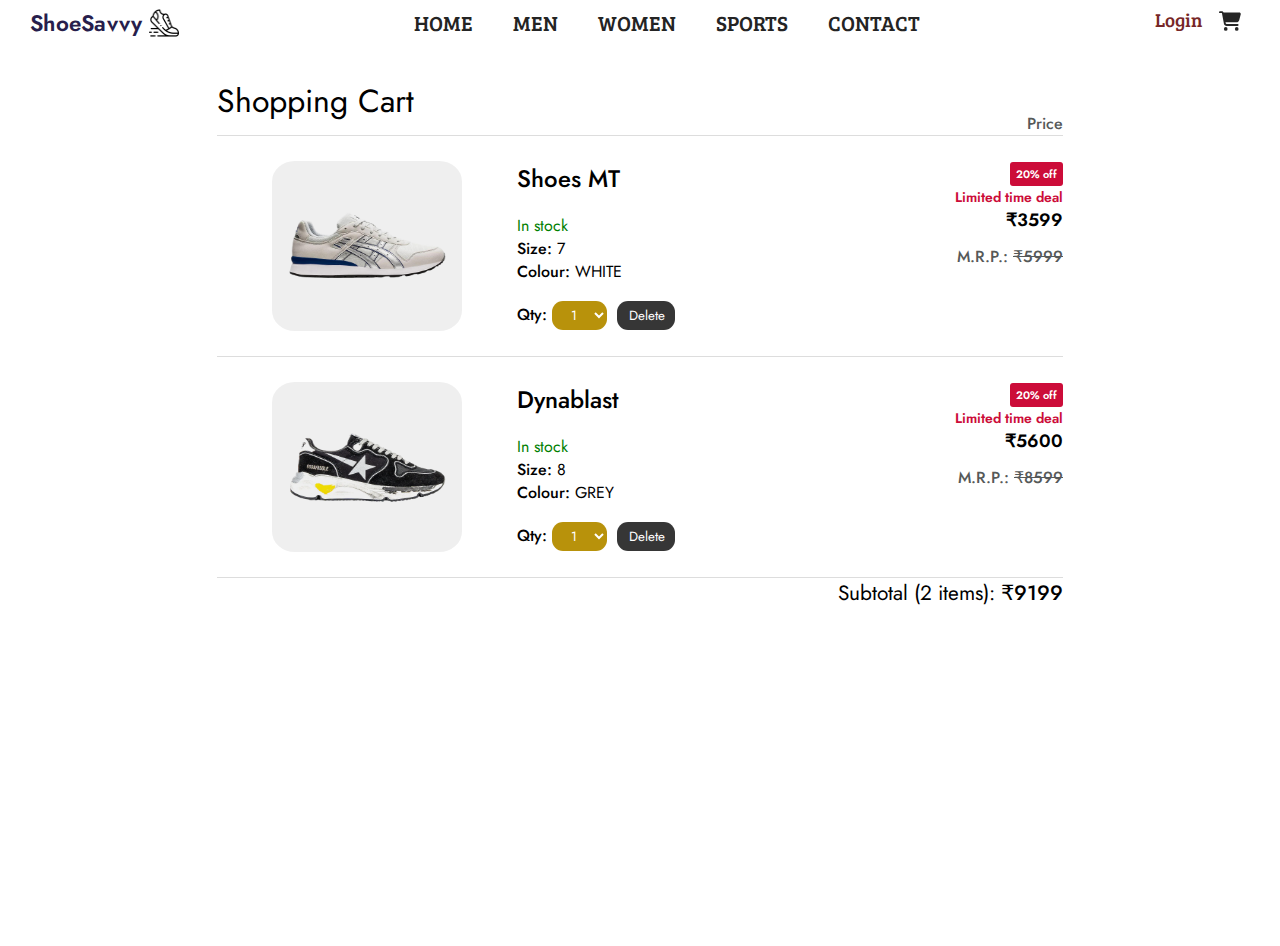
<file: cart.html>
<!DOCTYPE html>
<html lang="en">

<head>
    <meta charset="UTF-8">
    <meta name="viewport" content="width=device-width, initial-scale=1.0">
    <title>ShoeSavvy - grab your deal now</title>
    <link rel="icon" href="img/logo/logo.png">
    <link rel="stylesheet" href="css/nav.css">
    <link rel="stylesheet" href="css/cart.css">
    <link rel="stylesheet" href="css/footer.css">
</head>

<body>
    <div class="navbar">
        <nav>
            <div class="left-nav">
                <div class="logo">
                    <h3>ShoeSavvy</h3>
                    <img src="img/logo/logo.png" alt="">
                </div>
            </div>
            <ul>
                <a href="index.html">
                    <li>Home</li>
                </a>
                <a href="men.html">
                    <li>Men</li>
                </a>
                <a href="women.html">
                    <li>Women</li>
                </a>
                <a href="sports.html">
                    <li>Sports</li>
                </a>
                <a href="contact.html">
                    <li>Contact</li>
                </a>
            </ul>
            <div class="right-nav">
                <a href="./Login/index.html">
                    <h2>Login</h2>
                </a>
                <a href="cart.html"><img src="img/logo/shopping.svg" alt=""></a>
            </div>
        </nav>
    </div>

    <div id="cart-container">
        <div id="cart">
            <div class="top">
                <h1>Shopping Cart</h1>
                <h4>Price</h4>
            </div>
            <div class="center">
                <div class="left">
                    <img src="./img/shoes-img/home/1-a.png" alt="">
                </div>
                <div class="middle">
                    <h2 id="shoe-name">Shoes MT</h2>
                    <p>In stock</p>
                    <h4>Size:&nbsp;<span id="size">7</span></h4>
                    <h4>Colour:&nbsp;<span id="colour">white</span></h4>
                    <div class="qty-delete">
                        <label for="qty">Qty:</label>
                        <select name="myqty" id="qty">
                            <option value="0">0 (Delete)</option>
                            <option value="1" selected>1</option>
                            <option value="2">2</option>
                            <option value="3">3</option>
                            <option value="4">4</option>
                            <option value="5">5</option>
                            <option value="6">6</option>
                            <option value="7">7</option>
                            <option value="8">8</option>
                            <option value="9">9</option>
                        </select>
                        <button class="btn-delete">Delete</button>
                    </div>
                </div>
                <div class="right">
                    <h4 id="offer">20% off</h4>
                    <h4 id="deal">Limited time deal</h4>
                    <h4 id="price">₹3599</h4>
                    <h4 id="mrp">M.R.P.:&nbsp;<span id="mrp-price">₹5999</span></h4>
                </div>
            </div>
            <div class="center">
                <div class="left">
                    <img src="./img/shoes-img/home/2-a.png" alt="">
                </div>
                <div class="middle">
                    <h2 id="shoe-name">Dynablast</h2>
                    <p>In stock</p>
                    <h4>Size:&nbsp;<span id="size">8</span></h4>
                    <h4>Colour:&nbsp;<span id="colour">grey</span></h4>
                    <div class="qty-delete">
                        <label for="qty">Qty:</label>
                        <select name="myqty" id="qty">
                            <option value="0">0 (Delete)</option>
                            <option value="1" selected>1</option>
                            <option value="2">2</option>
                            <option value="3">3</option>
                            <option value="4">4</option>
                            <option value="5">5</option>
                            <option value="6">6</option>
                            <option value="7">7</option>
                            <option value="8">8</option>
                            <option value="9">9</option>
                        </select>
                        <button class="btn-delete">Delete</button>
                    </div>
                </div>
                <div class="right">
                    <h4 id="offer">20% off</h4>
                    <h4 id="deal">Limited time deal</h4>
                    <h4 id="price">₹5600</h4>
                    <h4 id="mrp">M.R.P.:&nbsp;<span id="mrp-price">₹8599</span></h4>
                </div>
            </div>
            <div class="bottom">
                <h2>Subtotal (<span id="no_of_item">2</span>&nbsp;items):&nbsp;₹<span id="total">9199</span></h2>
            </div>
        </div>
    </div>
</body>

</html>
</file>
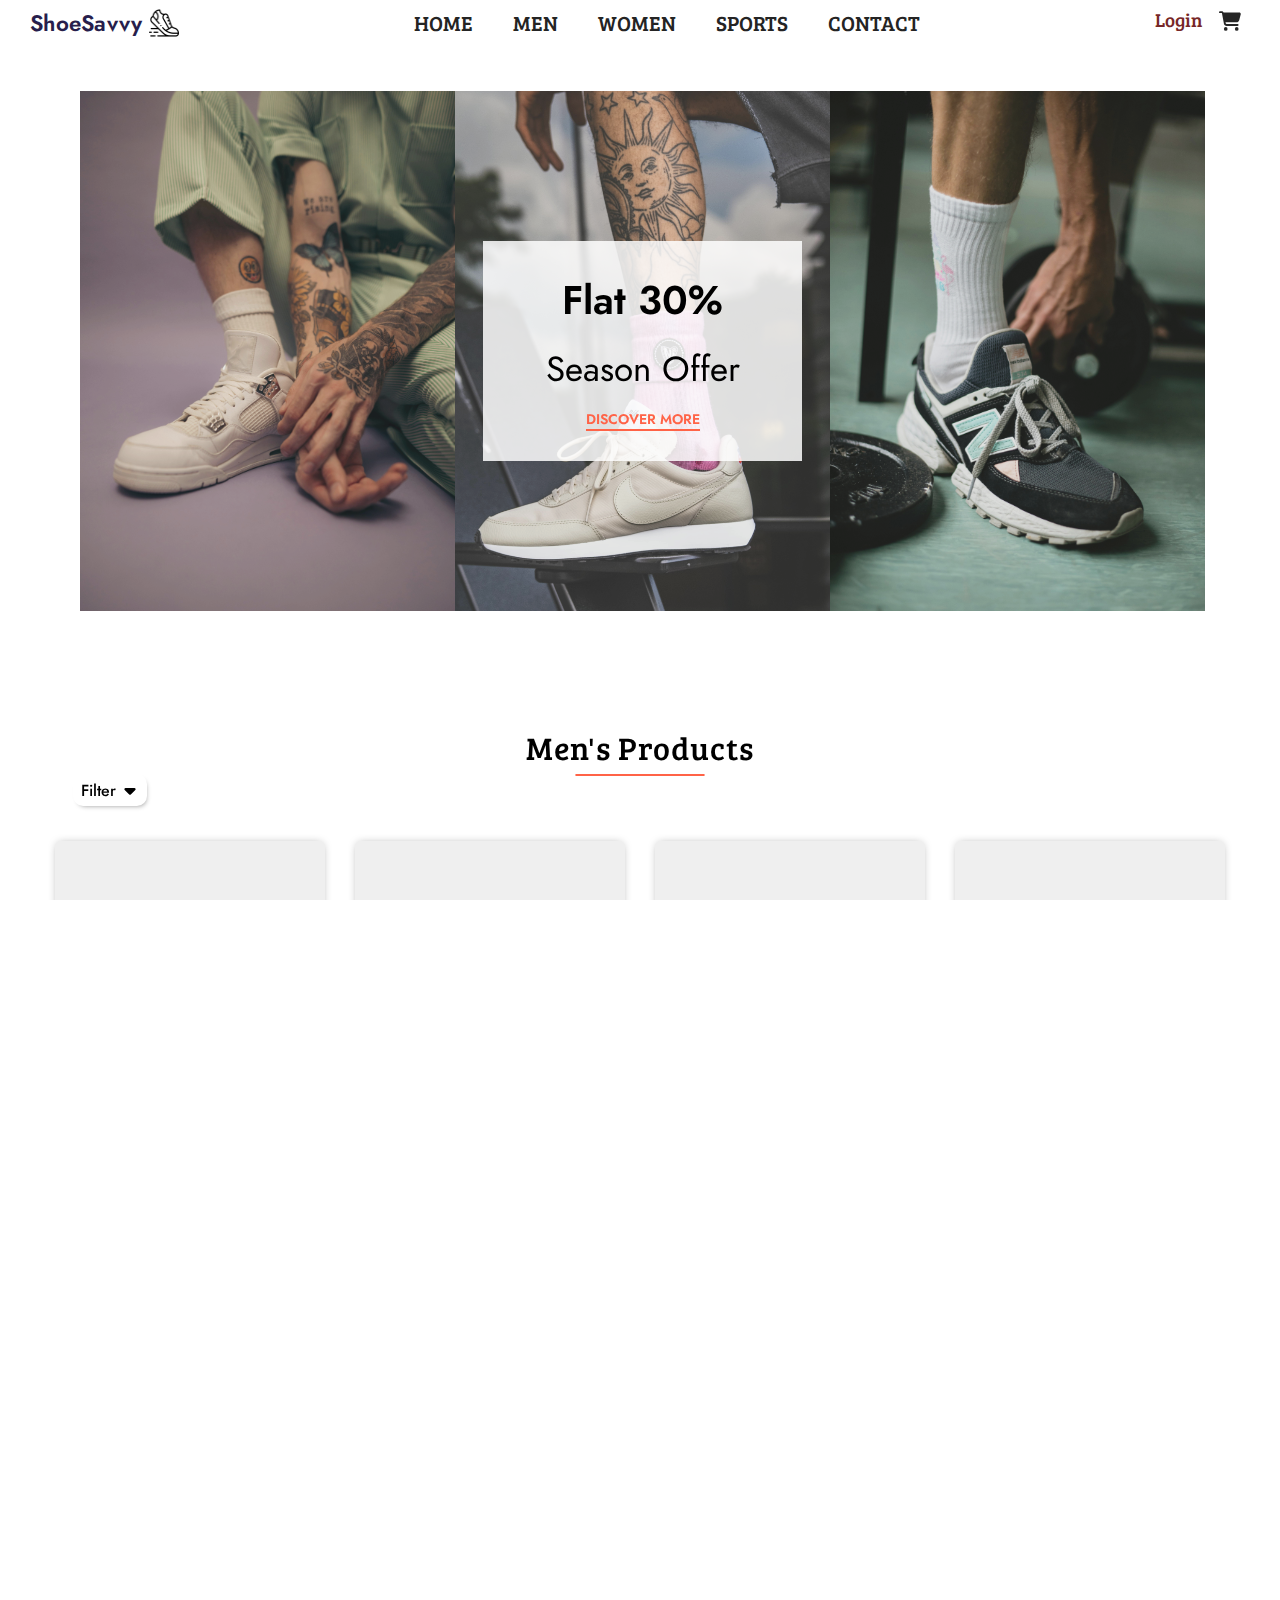
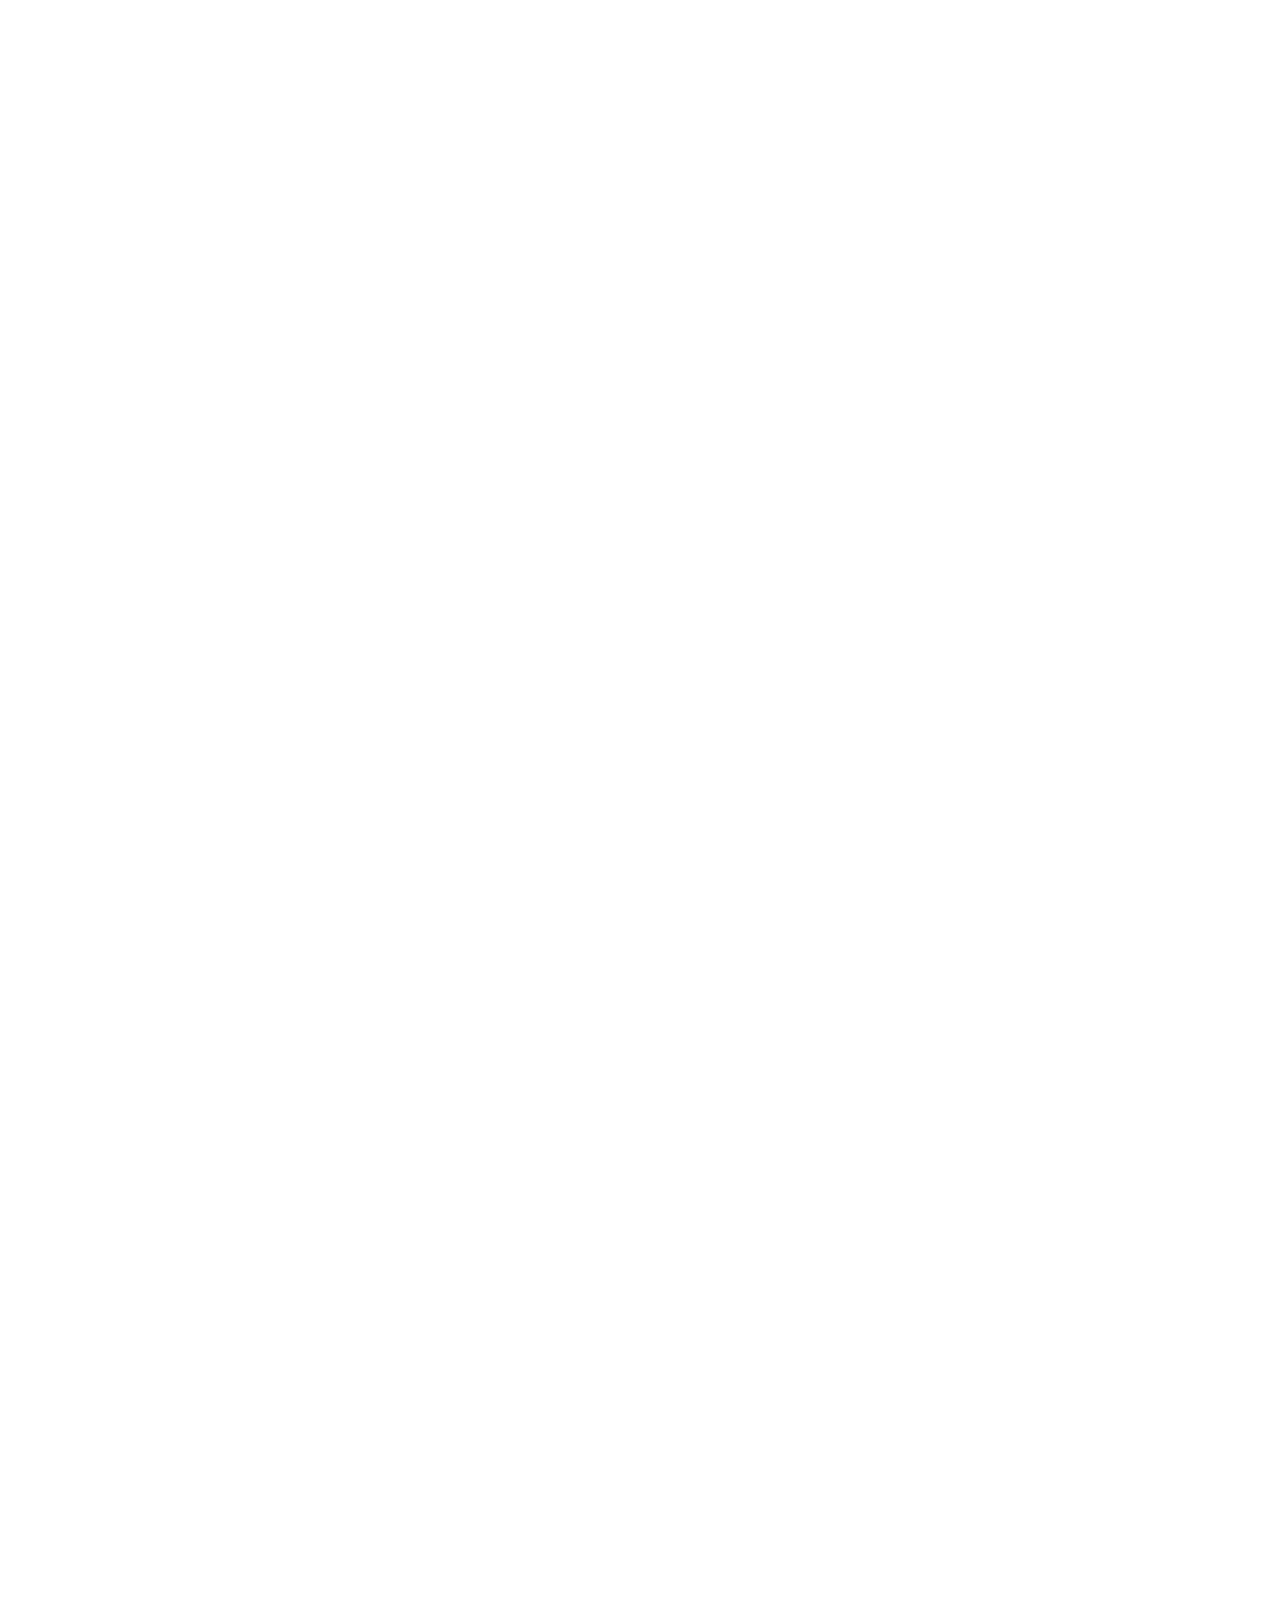
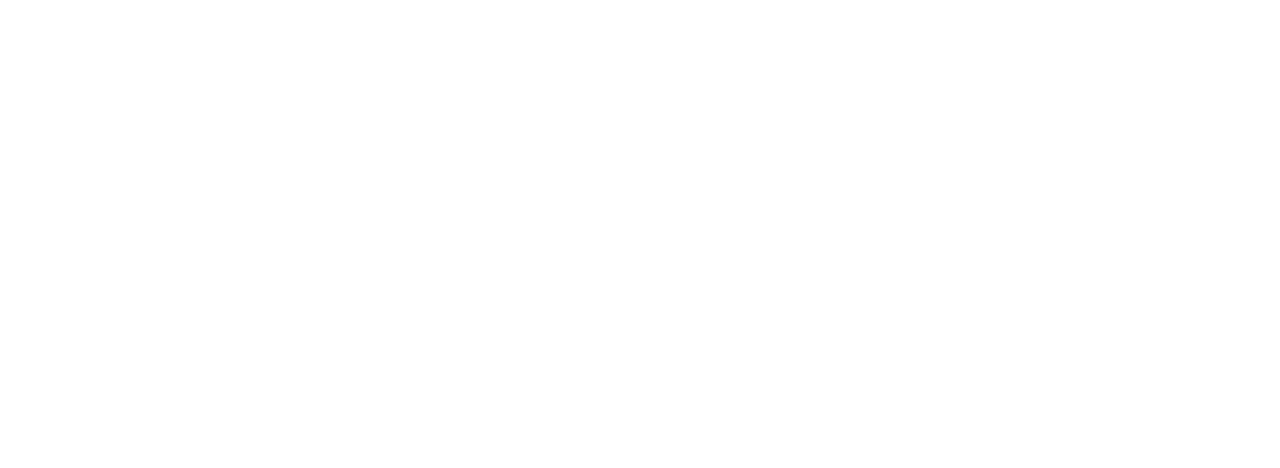
<file: men.html>
<!DOCTYPE html>
<html lang="en">

<head>
    <meta charset="UTF-8">
    <meta name="viewport" content="width=device-width, initial-scale=1.0">
    <title>ShoeSavvy - grab your deal now</title>
    <link rel="icon" href="img/logo/logo.png">
    <link rel="stylesheet" href="css/nav.css">
    <link rel="stylesheet" href="css/men.css">
    <link rel="stylesheet" href="css/footer.css">
</head>

<body>
    <div class="navbar">
        <nav>
            <div class="left-nav">
                <div class="logo">
                    <h3>ShoeSavvy</h3>
                    <img src="img/logo/logo.png" alt="">
                </div>
            </div>
            <ul>
                <a href="index.html">
                    <li>Home</li>
                </a>
                <a href="men.html">
                    <li>Men</li>
                </a>
                <a href="women.html">
                    <li>Women</li>
                </a>
                <a href="sports.html">
                    <li>Sports</li>
                </a>
                <a href="contact.html">
                    <li>Contact</li>
                </a>
            </ul>
            <div class="right-nav">
                <a href="./Login/index.html">
                    <h2>Login</h2>
                </a>
                <a href="cart.html"><img src="img/logo/shopping.svg" alt=""></a>
            </div>
        </nav>
    </div>

    <div id="Mensection-one">
        <div class="box" id="box-1">
            <div class="inner-box" id="inner-box1">
                <h1>Flat 30%</h1>
                <h2>Season Offer</h2>
                <a href="#mensection-two">Discover More</a>
            </div>
        </div>
        <div class="box" id="box-2">
            <div class="inner-box" id="inner-box2">
                <h1>Flat 30%</h1>
                <h2>Season Offer</h2>
                <a href="#mensection-two">Discover More</a>
            </div>
        </div>
        <div class="box" id="box-3">
            <div class="inner-box" id="inner-box3">
                <h1>Flat 30%</h1>
                <h2>Season Offer</h2>
                <a href="#mensection-two">Discover More</a>
            </div>
        </div>
    </div>

    <div id="mensection-two">
        <button id="filter">Filter
            <img src="./img/logo/down.svg" alt="">
        </button>
        <div class="sidebar sidebarGo">
            <img class="cross cross-ani" src="./img/logo/cross.svg" alt="" width="17px">
            <div class="info">
                <div class="range-container">
                    <h3>Price</h3>
                    <div class="price-range">
                        <span class="range-min">₹ 0</span>
                        <span>₹&nbsp;<input type="number" id="range-max" value="10000"></span>
                    </div>
                    <input type="range" id="rangebar" min="0" value="10000" max="10000">
                </div>
                <div class="color-container">
                    <h3>Color</h3>
                    <div class="color-grid">
                        <li class="color" id="color-1"></li>
                        <li class="color" id="color-2"></li>
                        <li class="color" id="color-3"></li>
                        <li class="color" id="color-4"></li>
                        <li class="color" id="color-5"></li>
                        <li class="color" id="color-6"></li>
                        <li class="color" id="color-7"></li>
                        <li class="color" id="color-8"></li>
                        <li class="color" id="color-9"></li>
                        <li class="color" id="color-10"></li>
                        <li class="color" id="color-11"></li>
                        <li class="color" id="color-12"></li>
                        <li class="color" id="color-13"></li>
                        <li class="color" id="color-14"></li>
                        <li class="color" id="color-15"></li>
                        <li class="color" id="color-16"></li>
                        <li class="color" id="color-17"></li>
                        <li class="color" id="color-18"></li>
                        <li class="color" id="color-19"></li>
                        <li class="color" id="color-20"></li>
                        <li class="color" id="color-21"></li>
                        <li class="color" id="color-22"></li>
                        <li class="color" id="color-23"></li>
                        <li class="color" id="color-24"></li>
                    </div>
                </div>
                <div class="size-container">
                    <h3>Size</h3>
                    <div class="size">
                        <input type="checkbox" name="6" class="checkbox">&nbsp;6
                        <br>
                        <input type="checkbox" name="7" class="checkbox">&nbsp;7
                        <br>
                        <input type="checkbox" name="8" class="checkbox">&nbsp;8
                        <br>
                        <input type="checkbox" name="9" class="checkbox">&nbsp;9
                        <br>
                        <input type="checkbox" name="10" class="checkbox">&nbsp;10
                    </div>
                </div>
            </div>
        </div>
        <div class="heading">
            <h2>Men's Products</h2>
            <div class="line"></div>
        </div>
        <div class="shoe-container" id="shoe-container">
            <div class="shoe-group">
                <div class="shoe-item" id="shoe-item1">
                    <img class="shoe-item-img" src="img/shoes-img/men/1-a.png" alt="">
                    <div class="social-icons">
                        <a href="#" class="icon">
                            <img src="img/social-icon-img/menu.svg" alt="">
                        </a>
                        <a href="#" class="icon">
                            <img src="img/social-icon-img/search.svg" alt="">
                        </a>
                        <a href="#" class="icon">
                            <img src="img/social-icon-img/like.svg" alt="">
                        </a>
                    </div>
                </div>
                <h3>Echo Stride</h3>
                <p>Rs. 5999</p>
            </div>
            <div class="shoe-group">
                <div class="shoe-item" id="shoe-item2">
                    <img class="shoe-item-img" src="img/shoes-img/men/2-a.png" alt="">
                    <div class="social-icons">
                        <a href="#" class="icon">
                            <img src="img/social-icon-img/menu.svg" alt="">
                        </a>
                        <a href="#" class="icon">
                            <img src="img/social-icon-img/search.svg" alt="">
                        </a>
                        <a href="#" class="icon">
                            <img src="img/social-icon-img/like.svg" alt="">
                        </a>
                    </div>
                </div>
                <h3>Nova Step</h3>
                <p>Rs. 4600</p>
            </div>
            <div class="shoe-group">
                <div class="shoe-item" id="shoe-item3">
                    <img class="shoe-item-img" src="img/shoes-img/men/3-a.png" alt="">
                    <div class="social-icons">
                        <a href="#" class="icon">
                            <img src="img/social-icon-img/menu.svg" alt="">
                        </a>
                        <a href="#" class="icon">
                            <img src="img/social-icon-img/search.svg" alt="">
                        </a>
                        <a href="#" class="icon">
                            <img src="img/social-icon-img/like.svg" alt="">
                        </a>
                    </div>
                </div>
                <h3>Zenith Walk</h3>
                <p>Rs. 8599</p>
            </div>
            <div class="shoe-group">
                <div class="shoe-item" id="shoe-item4">
                    <img class="shoe-item-img" src="img/shoes-img/men/4-a.png" alt="">
                    <div class="social-icons">
                        <a href="#" class="icon">
                            <img src="img/social-icon-img/menu.svg" alt="">
                        </a>
                        <a href="#" class="icon">
                            <img src="img/social-icon-img/search.svg" alt="">
                        </a>
                        <a href="#" class="icon">
                            <img src="img/social-icon-img/like.svg" alt="">
                        </a>
                    </div>
                </div>
                <h3>Aura Tread</h3>
                <p>Rs. 6500</p>
            </div>
            <div class="shoe-group">
                <div class="shoe-item" id="shoe-item5">
                    <img class="shoe-item-img" src="img/shoes-img/men/5-a.png" alt="">
                    <div class="social-icons">
                        <a href="#" class="icon">
                            <img src="img/social-icon-img/menu.svg" alt="">
                        </a>
                        <a href="#" class="icon">
                            <img src="img/social-icon-img/search.svg" alt="">
                        </a>
                        <a href="#" class="icon">
                            <img src="img/social-icon-img/like.svg" alt="">
                        </a>
                    </div>
                </div>
                <h3>Luna Lace</h3>
                <p>Rs. 3999</p>
            </div>
            <div class="shoe-group">
                <div class="shoe-item" id="shoe-item6">
                    <img class="shoe-item-img" src="img/shoes-img/men/6-a.png" alt="">
                    <div class="social-icons">
                        <a href="#" class="icon">
                            <img src="img/social-icon-img/menu.svg" alt="">
                        </a>
                        <a href="#" class="icon">
                            <img src="img/social-icon-img/search.svg" alt="">
                        </a>
                        <a href="#" class="icon">
                            <img src="img/social-icon-img/like.svg" alt="">
                        </a>
                    </div>
                </div>
                <h3>Slate Stride</h3>
                <p>Rs. 4600</p>
            </div>
            <div class="shoe-group">
                <div class="shoe-item" id="shoe-item7">
                    <img class="shoe-item-img" src="img/shoes-img/men/7-a.png" alt="">
                    <div class="social-icons">
                        <a href="#" class="icon">
                            <img src="img/social-icon-img/menu.svg" alt="">
                        </a>
                        <a href="#" class="icon">
                            <img src="img/social-icon-img/search.svg" alt="">
                        </a>
                        <a href="#" class="icon">
                            <img src="img/social-icon-img/like.svg" alt="">
                        </a>
                    </div>
                </div>
                <h3>Solstice</h3>
                <p>Rs. 2300</p>
            </div>
            <div class="shoe-group">
                <div class="shoe-item" id="shoe-item8">
                    <img class="shoe-item-img" src="img/shoes-img/men/8-a.png" alt="">
                    <div class="social-icons">
                        <a href="#" class="icon">
                            <img src="img/social-icon-img/menu.svg" alt="">
                        </a>
                        <a href="#" class="icon">
                            <img src="img/social-icon-img/search.svg" alt="">
                        </a>
                        <a href="#" class="icon">
                            <img src="img/social-icon-img/like.svg" alt="">
                        </a>
                    </div>
                </div>
                <h3>Zen Sneak</h3>
                <p>Rs. 7599</p>
            </div>
            <div class="shoe-group">
                <div class="shoe-item" id="shoe-item1">
                    <img class="shoe-item-img" src="img/shoes-img/men/9-a.png" alt="">
                    <div class="social-icons">
                        <a href="#" class="icon">
                            <img src="img/social-icon-img/menu.svg" alt="">
                        </a>
                        <a href="#" class="icon">
                            <img src="img/social-icon-img/search.svg" alt="">
                        </a>
                        <a href="#" class="icon">
                            <img src="img/social-icon-img/like.svg" alt="">
                        </a>
                    </div>
                </div>
                <h3>Dusk Dash</h3>
                <p>Rs. 6999</p>
            </div>
            <div class="shoe-group">
                <div class="shoe-item" id="shoe-item2">
                    <img class="shoe-item-img" src="img/shoes-img/men/10-a.png" alt="">
                    <div class="social-icons">
                        <a href="#" class="icon">
                            <img src="img/social-icon-img/menu.svg" alt="">
                        </a>
                        <a href="#" class="icon">
                            <img src="img/social-icon-img/search.svg" alt="">
                        </a>
                        <a href="#" class="icon">
                            <img src="img/social-icon-img/like.svg" alt="">
                        </a>
                    </div>
                </div>
                <h3>Crest Climb</h3>
                <p>Rs. 1599</p>
            </div>
            <div class="shoe-group">
                <div class="shoe-item" id="shoe-item3">
                    <img class="shoe-item-img" src="img/shoes-img/men/11-a.png" alt="">
                    <div class="social-icons">
                        <a href="#" class="icon">
                            <img src="img/social-icon-img/menu.svg" alt="">
                        </a>
                        <a href="#" class="icon">
                            <img src="img/social-icon-img/search.svg" alt="">
                        </a>
                        <a href="#" class="icon">
                            <img src="img/social-icon-img/like.svg" alt="">
                        </a>
                    </div>
                </div>
                <h3>Horizon Hue</h3>
                <p>Rs. 8999</p>
            </div>
            <div class="shoe-group">
                <div class="shoe-item" id="shoe-item4">
                    <img class="shoe-item-img" src="img/shoes-img/men/12-a.png" alt="">
                    <div class="social-icons">
                        <a href="#" class="icon">
                            <img src="img/social-icon-img/menu.svg" alt="">
                        </a>
                        <a href="#" class="icon">
                            <img src="img/social-icon-img/search.svg" alt="">
                        </a>
                        <a href="#" class="icon">
                            <img src="img/social-icon-img/like.svg" alt="">
                        </a>
                    </div>
                </div>
                <h3>Eon Elevate</h3>
                <p>Rs. 5999</p>
            </div>
            <div class="shoe-group">
                <div class="shoe-item" id="shoe-item5">
                    <img class="shoe-item-img" src="img/shoes-img/men/13-a.png" alt="">
                    <div class="social-icons">
                        <a href="#" class="icon">
                            <img src="img/social-icon-img/menu.svg" alt="">
                        </a>
                        <a href="#" class="icon">
                            <img src="img/social-icon-img/search.svg" alt="">
                        </a>
                        <a href="#" class="icon">
                            <img src="img/social-icon-img/like.svg" alt="">
                        </a>
                    </div>
                </div>
                <h3>Summit Stride</h3>
                <p>Rs. 4599</p>
            </div>
            <div class="shoe-group">
                <div class="shoe-item" id="shoe-item6">
                    <img class="shoe-item-img" src="img/shoes-img/men/14-a.png" alt="">
                    <div class="social-icons">
                        <a href="#" class="icon">
                            <img src="img/social-icon-img/menu.svg" alt="">
                        </a>
                        <a href="#" class="icon">
                            <img src="img/social-icon-img/search.svg" alt="">
                        </a>
                        <a href="#" class="icon">
                            <img src="img/social-icon-img/like.svg" alt="">
                        </a>
                    </div>
                </div>
                <h3>Dawn Dash</h3>
                <p>Rs. 8900</p>
            </div>
            <div class="shoe-group">
                <div class="shoe-item" id="shoe-item7">
                    <img class="shoe-item-img" src="img/shoes-img/men/15-a.png" alt="">
                    <div class="social-icons">
                        <a href="#" class="icon">
                            <img src="img/social-icon-img/menu.svg" alt="">
                        </a>
                        <a href="#" class="icon">
                            <img src="img/social-icon-img/search.svg" alt="">
                        </a>
                        <a href="#" class="icon">
                            <img src="img/social-icon-img/like.svg" alt="">
                        </a>
                    </div>
                </div>
                <h3>Serene Sneak</h3>
                <p>Rs. 999</p>
            </div>
            <div class="shoe-group">
                <div class="shoe-item" id="shoe-item8">
                    <img class="shoe-item-img" src="img/shoes-img/men/16-a.png" alt="">
                    <div class="social-icons">
                        <a href="#" class="icon">
                            <img src="img/social-icon-img/menu.svg" alt="">
                        </a>
                        <a href="#" class="icon">
                            <img src="img/social-icon-img/search.svg" alt="">
                        </a>
                        <a href="#" class="icon">
                            <img src="img/social-icon-img/like.svg" alt="">
                        </a>
                    </div>
                </div>
                <h3>Alpine Lace</h3>
                <p>Rs. 5699</p>
            </div>
            <div class="shoe-group">
                <div class="shoe-item" id="shoe-item1">
                    <img class="shoe-item-img" src="img/shoes-img/men/17-a.png" alt="">
                    <div class="social-icons">
                        <a href="#" class="icon">
                            <img src="img/social-icon-img/menu.svg" alt="">
                        </a>
                        <a href="#" class="icon">
                            <img src="img/social-icon-img/search.svg" alt="">
                        </a>
                        <a href="#" class="icon">
                            <img src="img/social-icon-img/like.svg" alt="">
                        </a>
                    </div>
                </div>
                <h3>Glide Glow</h3>
                <p>Rs. 9999</p>
            </div>
            <div class="shoe-group">
                <div class="shoe-item" id="shoe-item2">
                    <img class="shoe-item-img" src="img/shoes-img/men/18-a.png" alt="">
                    <div class="social-icons">
                        <a href="#" class="icon">
                            <img src="img/social-icon-img/menu.svg" alt="">
                        </a>
                        <a href="#" class="icon">
                            <img src="img/social-icon-img/search.svg" alt="">
                        </a>
                        <a href="#" class="icon">
                            <img src="img/social-icon-img/like.svg" alt="">
                        </a>
                    </div>
                </div>
                <h3>Haven Heel</h3>
                <p>Rs. 8900</p>
            </div>
            <div class="shoe-group">
                <div class="shoe-item" id="shoe-item3">
                    <img class="shoe-item-img" src="img/shoes-img/men/19-a.png" alt="">
                    <div class="social-icons">
                        <a href="#" class="icon">
                            <img src="img/social-icon-img/menu.svg" alt="">
                        </a>
                        <a href="#" class="icon">
                            <img src="img/social-icon-img/search.svg" alt="">
                        </a>
                        <a href="#" class="icon">
                            <img src="img/social-icon-img/like.svg" alt="">
                        </a>
                    </div>
                </div>
                <h3>Twilight Tread</h3>
                <p>Rs. 6900</p>
            </div>
            <div class="shoe-group">
                <div class="shoe-item" id="shoe-item4">
                    <img class="shoe-item-img" src="img/shoes-img/men/20-a.png" alt="">
                    <div class="social-icons">
                        <a href="#" class="icon">
                            <img src="img/social-icon-img/menu.svg" alt="">
                        </a>
                        <a href="#" class="icon">
                            <img src="img/social-icon-img/search.svg" alt="">
                        </a>
                        <a href="#" class="icon">
                            <img src="img/social-icon-img/like.svg" alt="">
                        </a>
                    </div>
                </div>
                <h3>Crest Walk</h3>
                <p>Rs. 3200</p>
            </div>
            <div class="shoe-group">
                <div class="shoe-item" id="shoe-item5">
                    <img class="shoe-item-img" src="img/shoes-img/men/21-a.png" alt="">
                    <div class="social-icons">
                        <a href="#" class="icon">
                            <img src="img/social-icon-img/menu.svg" alt="">
                        </a>
                        <a href="#" class="icon">
                            <img src="img/social-icon-img/search.svg" alt="">
                        </a>
                        <a href="#" class="icon">
                            <img src="img/social-icon-img/like.svg" alt="">
                        </a>
                    </div>
                </div>
                <h3>Peak Pace</h3>
                <p>Rs. 2500</p>
            </div>
            <div class="shoe-group">
                <div class="shoe-item" id="shoe-item6">
                    <img class="shoe-item-img" src="img/shoes-img/men/22-a.png" alt="">
                    <div class="social-icons">
                        <a href="#" class="icon">
                            <img src="img/social-icon-img/menu.svg" alt="">
                        </a>
                        <a href="#" class="icon">
                            <img src="img/social-icon-img/search.svg" alt="">
                        </a>
                        <a href="#" class="icon">
                            <img src="img/social-icon-img/like.svg" alt="">
                        </a>
                    </div>
                </div>
                <h3>Ember Step</h3>
                <p>Rs. 4500</p>
            </div>
            <div class="shoe-group">
                <div class="shoe-item" id="shoe-item7">
                    <img class="shoe-item-img" src="img/shoes-img/men/23-a.png" alt="">
                    <div class="social-icons">
                        <a href="#" class="icon">
                            <img src="img/social-icon-img/menu.svg" alt="">
                        </a>
                        <a href="#" class="icon">
                            <img src="img/social-icon-img/search.svg" alt="">
                        </a>
                        <a href="#" class="icon">
                            <img src="img/social-icon-img/like.svg" alt="">
                        </a>
                    </div>
                </div>
                <h3>Echo Tread</h3>
                <p>Rs. 6900</p>
            </div>
            <div class="shoe-group">
                <div class="shoe-item" id="shoe-item8">
                    <img class="shoe-item-img" src="img/shoes-img/men/24-a.png" alt="">
                    <div class="social-icons">
                        <a href="#" class="icon">
                            <img src="img/social-icon-img/menu.svg" alt="">
                        </a>
                        <a href="#" class="icon">
                            <img src="img/social-icon-img/search.svg" alt="">
                        </a>
                        <a href="#" class="icon">
                            <img src="img/social-icon-img/like.svg" alt="">
                        </a>
                    </div>
                </div>
                <h3>Haven Stride</h3>
                <p>Rs. 8900</p>
            </div>
        </div>
    </div>

    <footer>
        <div class="first-col colm">
            <h3>Shoe Savvy</h3>
            <input type="email" placeholder="Enter Your Email">
            <button class="fbtn fbtn-sm">Subscribe</button>
        </div>
        <div class="second-col colm">
            <h3>Contact Us</h3>
            <p>Phone: +919528300525</p>
            <p>Email: shivamsoni8445@gmail.com</p>
            <p>Address: GLA University Mathura, 281004</p>
            <div class="social-icons">
                <a href="#" class="icon">
                    <img src="img/social-icon-img/twitter.svg" alt="">
                </a>
                <a href="#" class="icon">
                    <img src="img/social-icon-img/facebook-f.svg" alt="">
                </a>
                <a href="#" class="icon">
                    <img src="img/social-icon-img/youtube.svg" alt="">
                </a>
                <a href="#" class="icon">
                    <img src="img/social-icon-img/instagram.svg" alt="">
                </a>
                <a href="#" class="icon">
                    <img src="img/social-icon-img/google-plus-g.svg" alt="">
                </a>
                <a href="#" class="icon">
                    <img src="img/social-icon-img/github.svg" alt="">
                </a>
            </div>
        </div>
        <div class="third-col colm">
            <h3>Recent News</h3>
            <p>About Us</p>
            <p>Services</p>
            <p>Get In Touch</p>
        </div>
    </footer>

</body>
<script src="js/filter.js"></script>

</html>
</file>
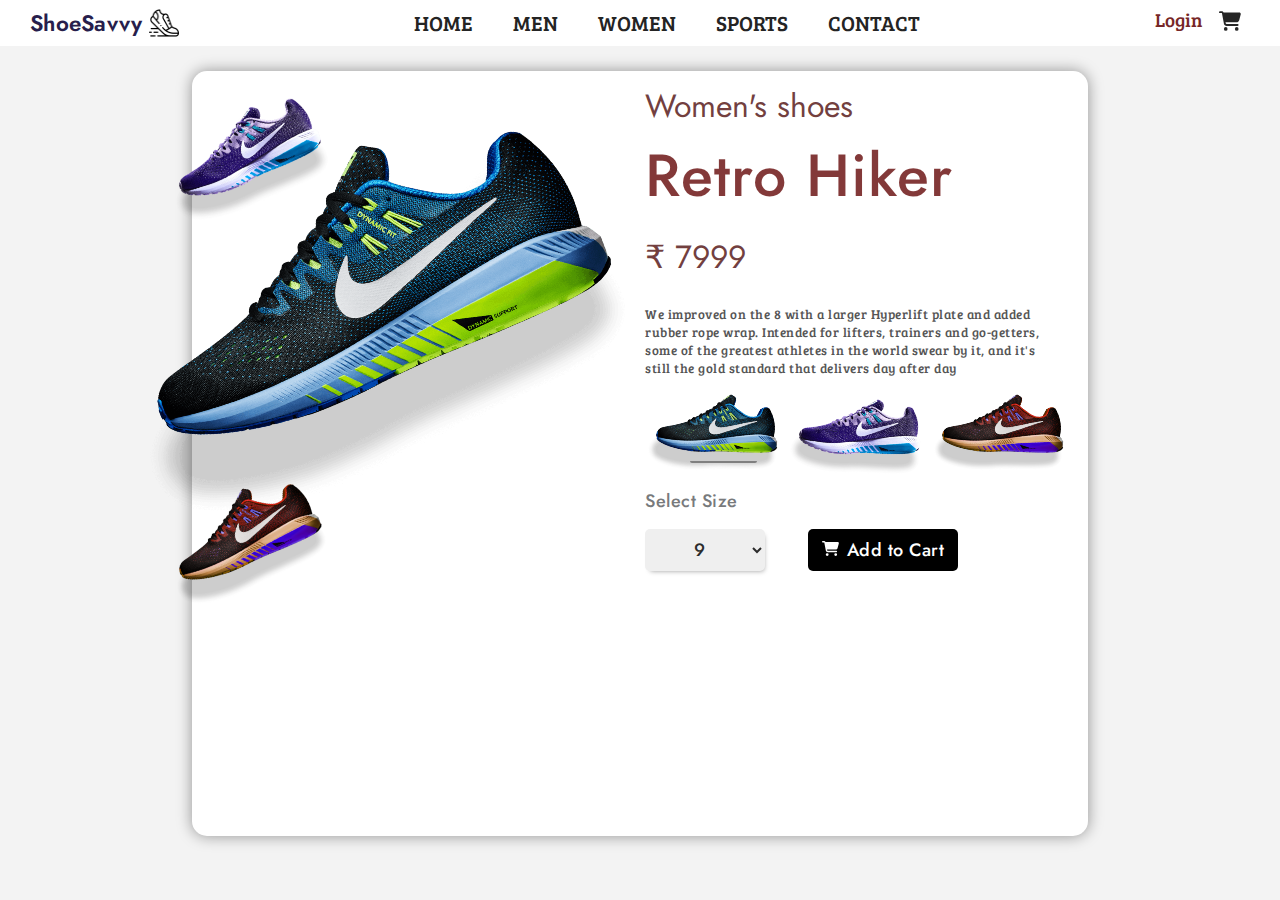
<file: shoe.html>
<!DOCTYPE html>
<html lang="en">

<head>
    <meta charset="UTF-8">
    <meta name="viewport" content="width=device-width, initial-scale=1.0">
    <title>ShoeSavvy - grab your deal now</title>
    <link rel="icon" href="img/logo/logo.png">
    <link rel="stylesheet" href="css/nav.css">
    <link rel="stylesheet" href="css/shoe.css">
</head>

<body>
    <div class="navbar">
        <nav>
            <div class="left-nav">
                <div class="logo">
                    <h3>ShoeSavvy</h3>
                    <img src="img/logo/logo.png" alt="">
                </div>
            </div>
            <ul>
                <a href="index.html">
                    <li>Home</li>
                </a>
                <a href="men.html">
                    <li>Men</li>
                </a>
                <a href="women.html">
                    <li>Women</li>
                </a>
                <a href="sports.html">
                    <li>Sports</li>
                </a>
                <a href="contact.html">
                    <li>Contact</li>
                </a>
            </ul>
            <div class="right-nav">
                <a href="./Login/index.html">
                    <h2>Login</h2>
                </a>
                <a href="cart.html"><img src="img/logo/shopping.svg" alt=""></a>
            </div>
        </nav>
    </div>
    <div class="full-container">
        <div class="container">
            <div class="shoes-container">
                <img src="img/three-shoe/shoes-1.png" alt="" id="img1" class="ani-1 ani-11">
                <img src="img/three-shoe/shoes-2.png" alt="" id="img2" class="ani-2 ani-22">
                <img src="img/three-shoe/shoes-3.png" alt="" id="img3" class="ani-3 ani-33">
            </div>
            <div class="info-container">
                <h2>Women's shoes</h2>
                <h1>Retro Hiker</h1>
                <h2>₹ 7999</h2>
                <p> We improved on the 8 with a larger Hyperlift plate and added rubber rope wrap. Intended for lifters,
                    trainers and go-getters, some of the greatest athletes in the world swear by it, and it's still the
                    gold standard that delivers day after day</p>
                <div class="info-img">
                    <img src="img/three-shoe/shoes-1.png" alt="" id="hover-img1">
                    <img src="img/three-shoe/shoes-2.png" alt="" id="hover-img2">
                    <img src="img/three-shoe/shoes-3.png" alt="" id="hover-img3">
                </div>
                <div class="img-bottom-line" id="img-hover-line"></div>
                <div class="bottom">
                    <p class="size">Select Size</p>
                    <select name="size" id="shoes-size">
                        <option value="6"> 6</option>
                        <option value="7"> 7</option>
                        <option value="8"> 8</option>
                        <option value="9" selected> 9</option>
                        <option value="10"> 10</option>
                    </select>
                    <button class="btn"><img src="img/logo/shopping.svg" alt="">Add to Cart</button>
                </div>
            </div>
        </div>
    </div>
</body>
<script src="js/shoe.js"></script>

</html>
</file>
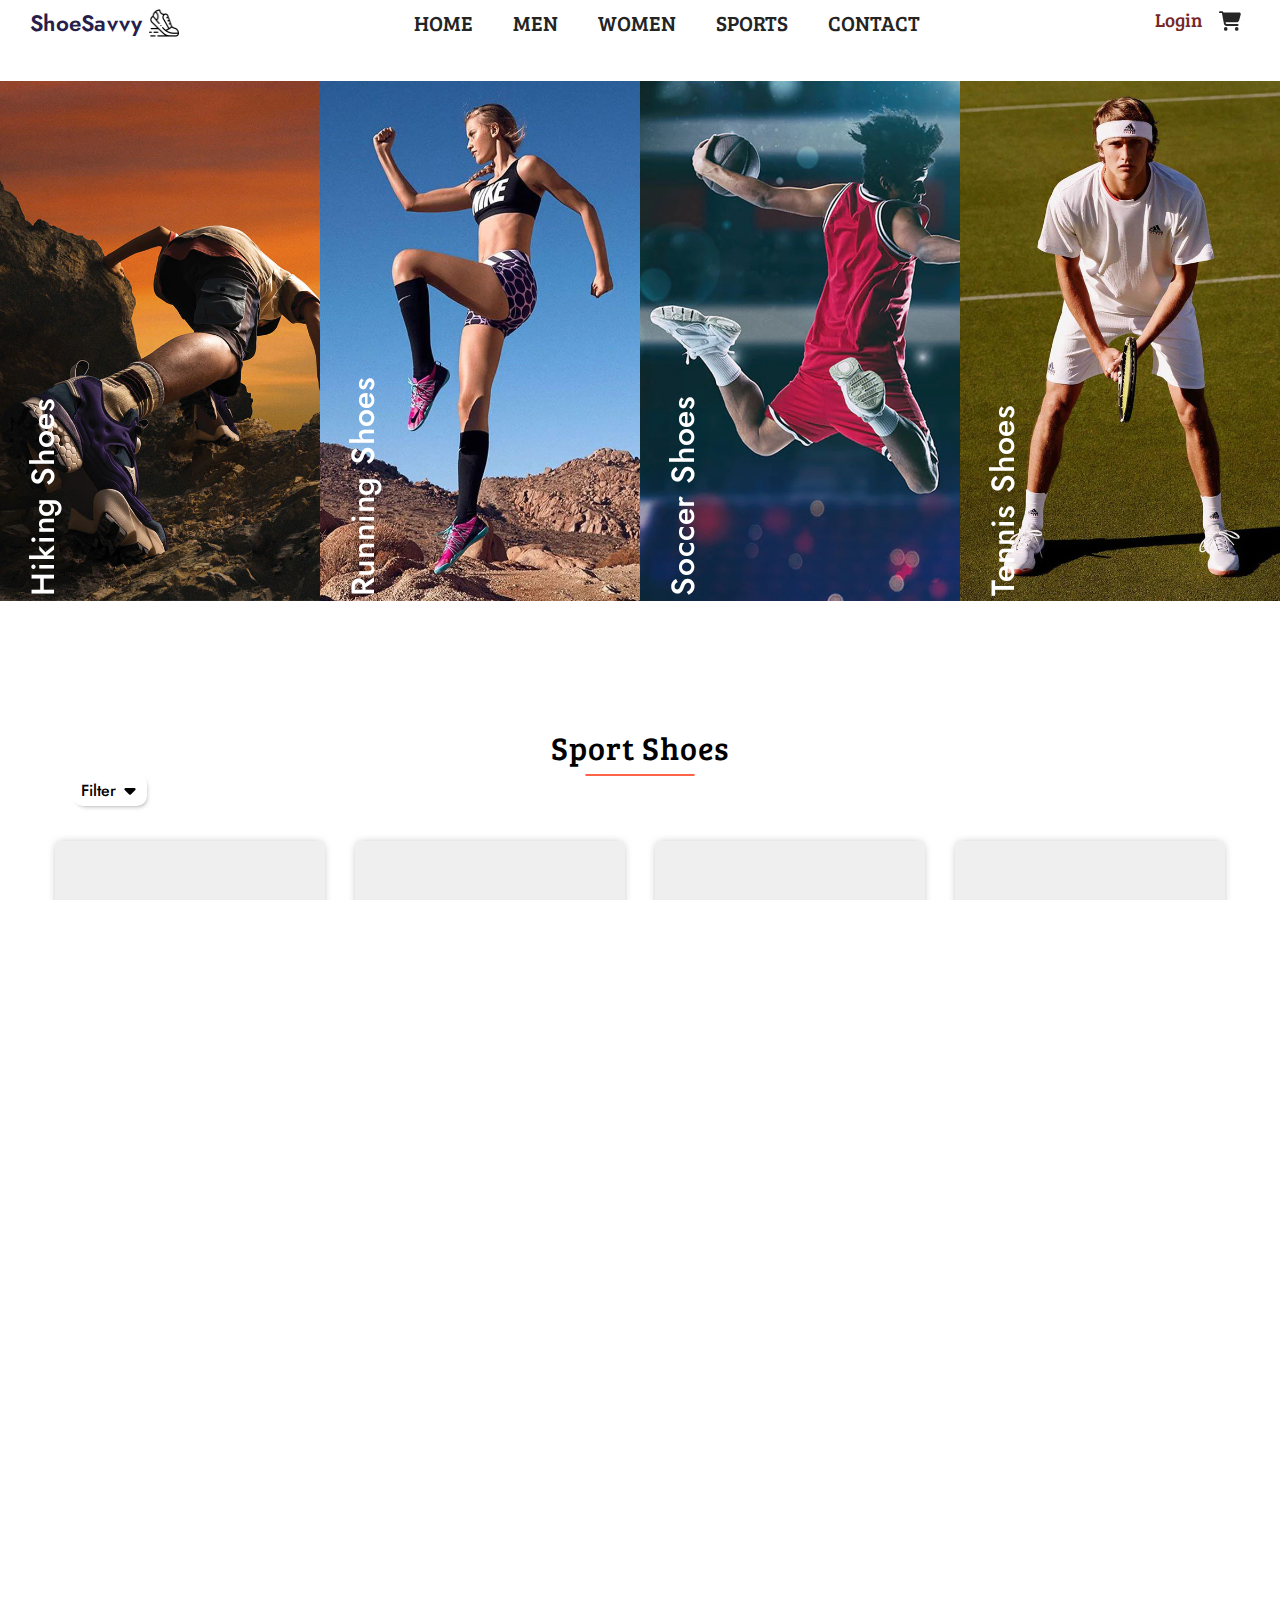
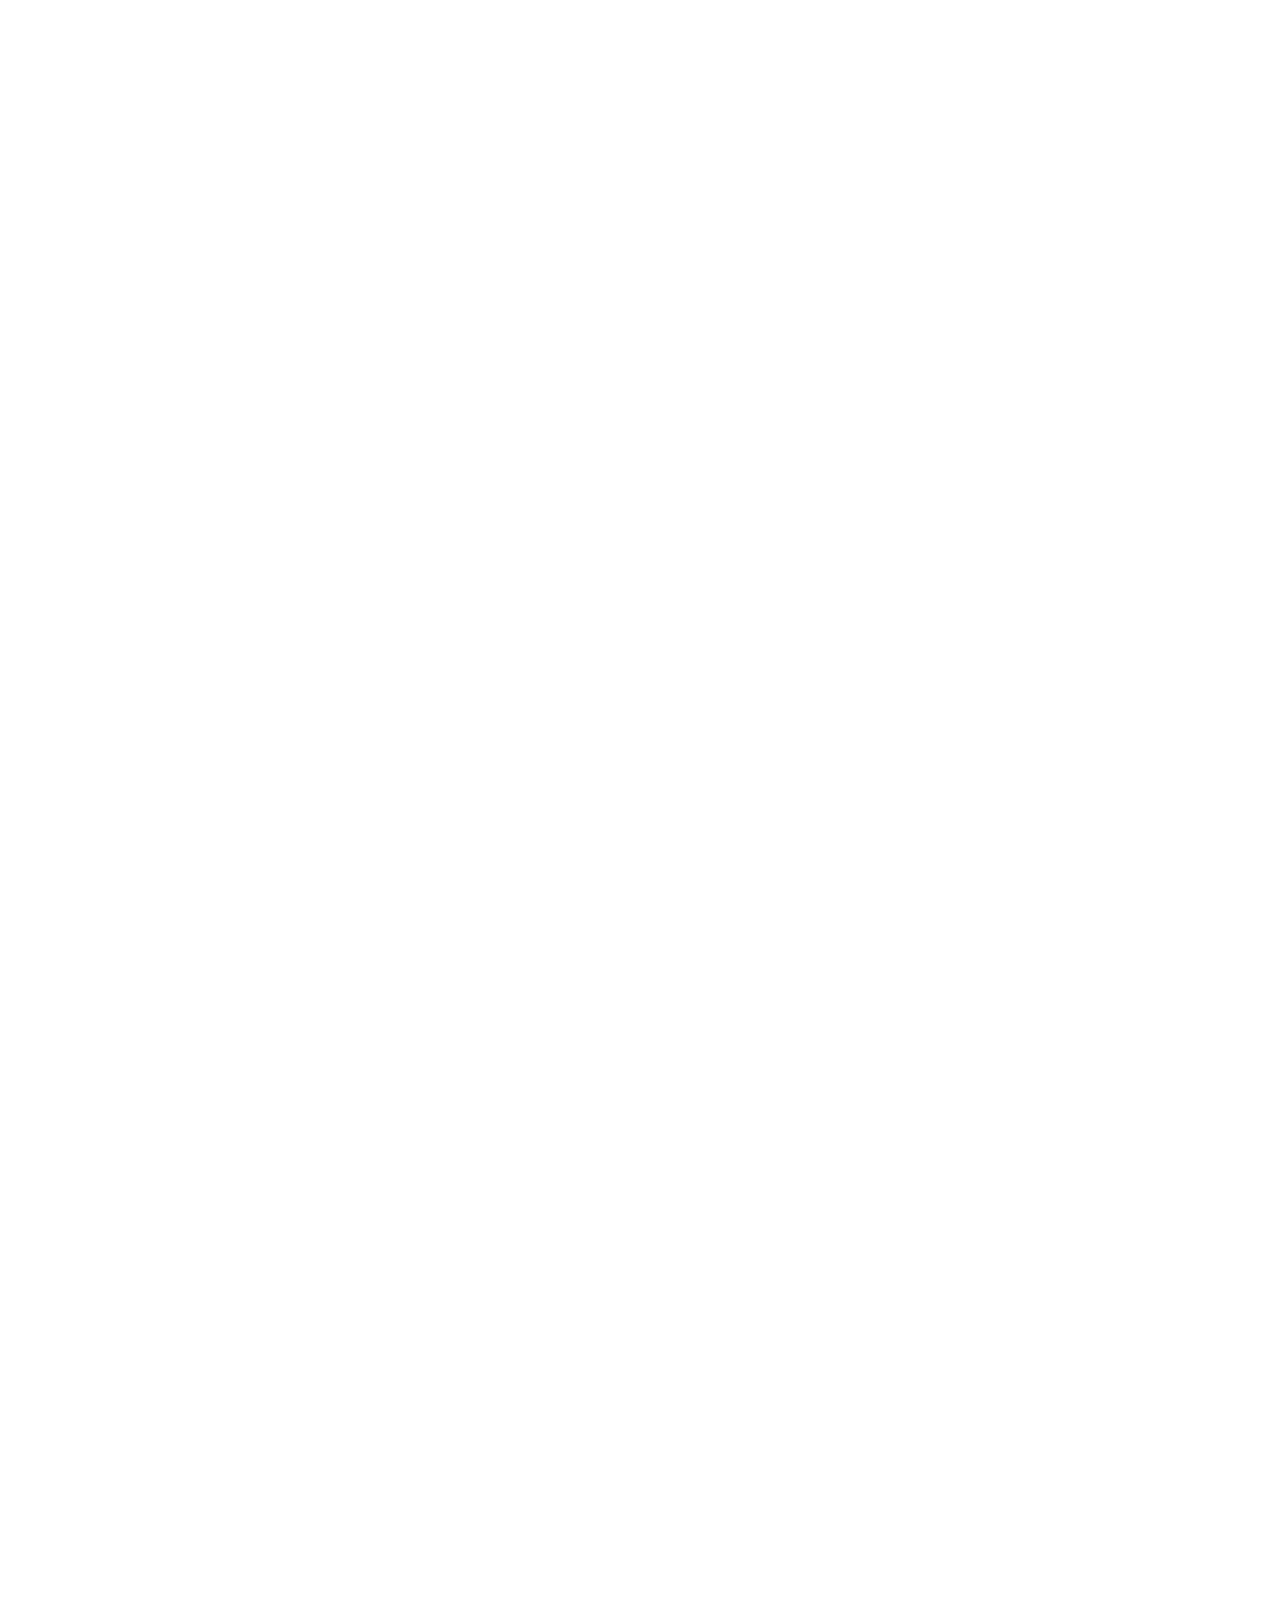
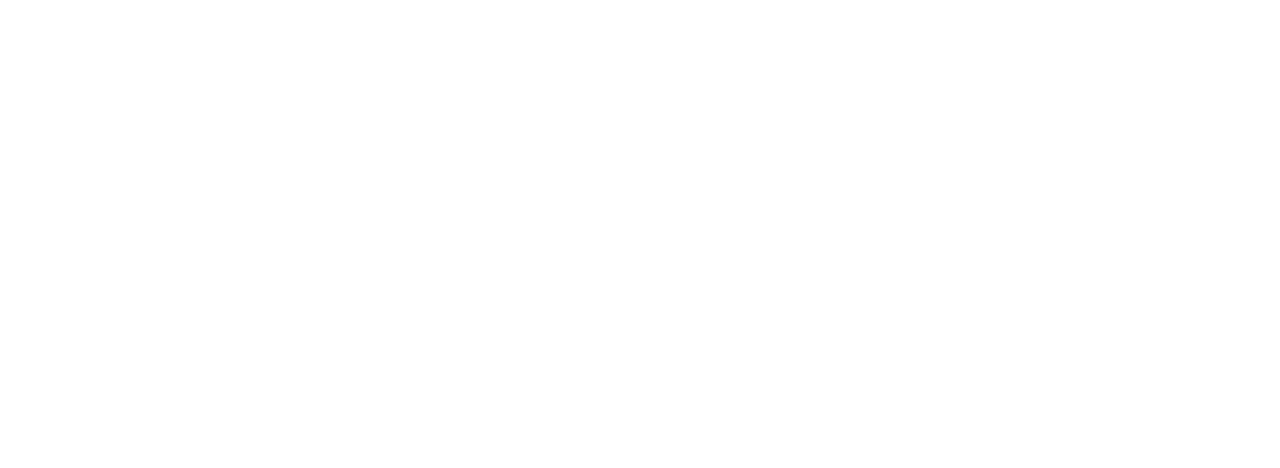
<file: sports.html>
<!DOCTYPE html>
<html lang="en">

<head>
    <meta charset="UTF-8">
    <meta name="viewport" content="width=device-width, initial-scale=1.0">
    <title>ShoeSavvy - grab your deal now</title>
    <link rel="icon" href="img/logo/logo.png">
    <link rel="stylesheet" href="css/nav.css">
    <link rel="stylesheet" href="css/sports.css">
    <link rel="stylesheet" href="css/footer.css">
</head>

<body>
    <div class="navbar">
        <nav>
            <div class="left-nav">
                <div class="logo">
                    <h3>ShoeSavvy</h3>
                    <img src="img/logo/logo.png" alt="">
                </div>
            </div>
            <ul>
                <a href="index.html">
                    <li>Home</li>
                </a>
                <a href="men.html">
                    <li>Men</li>
                </a>
                <a href="women.html">
                    <li>Women</li>
                </a>
                <a href="sports.html">
                    <li>Sports</li>
                </a>
                <a href="contact.html">
                    <li>Contact</li>
                </a>
            </ul>
            <div class="right-nav">
                <a href="./Login/index.html">
                    <h2>Login</h2>
                </a>
                <a href="cart.html"><img src="img/logo/shopping.svg" alt=""></a>
            </div>
        </nav>
    </div>
    <div id="sport-section1">
        <div class="box" id="box-1">
            <a href="#sport-section2">
                <div class="name">
                    <h2>Hiking Shoes</h2>
                </div>
                <img src="./img/bg-img/bg-20.webp" alt="">
            </a>
        </div>
        <div class="box" id="box-2">
            <a href="#sport-section2">
                <div class="name">
                    <h2>Running Shoes</h2>
                </div>
                <img src="./img/bg-img/bg-21.webp" alt="">
            </a>
        </div>
        <div class="box" id="box-3">
            <a href="#sport-section2">
                <div class="name">
                    <h2>Soccer Shoes</h2>
                </div>
                <img src="./img/bg-img/bg-22.webp" alt="">
            </a>
        </div>
        <div class="box" id="box-4">
            <a href="#sport-section2">
                <div class="name">
                    <h2>Tennis Shoes</h2>
                </div>
                <img src="./img/bg-img/bg-23.webp" alt="">
            </a>
        </div>
    </div>
    <div id="sport-section2">
        <button id="filter">Filter
            <img src="./img/logo/down.svg" alt="">
        </button>
        <div class="sidebar sidebarGo">
            <img class="cross cross-ani" src="./img/logo/cross.svg" alt="" width="17px">
            <div class="info">
                <div class="range-container">
                    <h3>Price</h3>
                    <div class="price-range">
                        <span class="range-min">₹ 0</span>
                        <span>₹&nbsp;<input type="number" id="range-max" value="10000"></span>
                    </div>
                    <input type="range" id="rangebar" min="0" value="10000" max="10000">
                </div>
                <div class="color-container">
                    <h3>Color</h3>
                    <div class="color-grid">
                        <li class="color" id="color-1"></li>
                        <li class="color" id="color-2"></li>
                        <li class="color" id="color-3"></li>
                        <li class="color" id="color-4"></li>
                        <li class="color" id="color-5"></li>
                        <li class="color" id="color-6"></li>
                        <li class="color" id="color-7"></li>
                        <li class="color" id="color-8"></li>
                        <li class="color" id="color-9"></li>
                        <li class="color" id="color-10"></li>
                        <li class="color" id="color-11"></li>
                        <li class="color" id="color-12"></li>
                        <li class="color" id="color-13"></li>
                        <li class="color" id="color-14"></li>
                        <li class="color" id="color-15"></li>
                        <li class="color" id="color-16"></li>
                        <li class="color" id="color-17"></li>
                        <li class="color" id="color-18"></li>
                        <li class="color" id="color-19"></li>
                        <li class="color" id="color-20"></li>
                        <li class="color" id="color-21"></li>
                        <li class="color" id="color-22"></li>
                        <li class="color" id="color-23"></li>
                        <li class="color" id="color-24"></li>
                    </div>
                </div>
                <div class="size-container">
                    <h3>Size</h3>
                    <div class="size">
                        <input type="checkbox" name="6" class="checkbox">&nbsp;6
                        <br>
                        <input type="checkbox" name="7" class="checkbox">&nbsp;7
                        <br>
                        <input type="checkbox" name="8" class="checkbox">&nbsp;8
                        <br>
                        <input type="checkbox" name="9" class="checkbox">&nbsp;9
                        <br>
                        <input type="checkbox" name="10" class="checkbox">&nbsp;10
                    </div>
                </div>
            </div>
        </div>
        <div class="heading">
            <h2>Sport Shoes</h2>
            <div class="line"></div>
        </div>
        <div class="shoe-container" id="shoe-container">
            <div class="shoe-group">
                <div class="shoe-item" id="shoe-item1">
                    <img class="shoe-item-img" src="img/shoes-img/sports/1-a.png" alt="">
                    <div class="social-icons">
                        <a href="#" class="icon">
                            <img src="img/social-icon-img/menu.svg" alt="">
                        </a>
                        <a href="#" class="icon">
                            <img src="img/social-icon-img/search.svg" alt="">
                        </a>
                        <a href="#" class="icon">
                            <img src="img/social-icon-img/like.svg" alt="">
                        </a>
                    </div>
                </div>
                <h3>Zenith Sprint</h3>
                <p>Rs. 5999</p>
            </div>
            <div class="shoe-group">
                <div class="shoe-item" id="shoe-item2">
                    <img class="shoe-item-img" src="img/shoes-img/sports/2-a.png" alt="">
                    <div class="social-icons">
                        <a href="#" class="icon">
                            <img src="img/social-icon-img/menu.svg" alt="">
                        </a>
                        <a href="#" class="icon">
                            <img src="img/social-icon-img/search.svg" alt="">
                        </a>
                        <a href="#" class="icon">
                            <img src="img/social-icon-img/like.svg" alt="">
                        </a>
                    </div>
                </div>
                <h3>Nova Stride</h3>
                <p>Rs. 4600</p>
            </div>
            <div class="shoe-group">
                <div class="shoe-item" id="shoe-item3">
                    <img class="shoe-item-img" src="img/shoes-img/sports/3-a.png" alt="">
                    <div class="social-icons">
                        <a href="#" class="icon">
                            <img src="img/social-icon-img/menu.svg" alt="">
                        </a>
                        <a href="#" class="icon">
                            <img src="img/social-icon-img/search.svg" alt="">
                        </a>
                        <a href="#" class="icon">
                            <img src="img/social-icon-img/like.svg" alt="">
                        </a>
                    </div>
                </div>
                <h3>Apex Rush</h3>
                <p>Rs. 8599</p>
            </div>
            <div class="shoe-group">
                <div class="shoe-item" id="shoe-item4">
                    <img class="shoe-item-img" src="img/shoes-img/sports/4-a.png" alt="">
                    <div class="social-icons">
                        <a href="#" class="icon">
                            <img src="img/social-icon-img/menu.svg" alt="">
                        </a>
                        <a href="#" class="icon">
                            <img src="img/social-icon-img/search.svg" alt="">
                        </a>
                        <a href="#" class="icon">
                            <img src="img/social-icon-img/like.svg" alt="">
                        </a>
                    </div>
                </div>
                <h3>Momentum</h3>
                <p>Rs. 6500</p>
            </div>
            <div class="shoe-group">
                <div class="shoe-item" id="shoe-item5">
                    <img class="shoe-item-img" src="img/shoes-img/sports/5-a.png" alt="">
                    <div class="social-icons">
                        <a href="#" class="icon">
                            <img src="img/social-icon-img/menu.svg" alt="">
                        </a>
                        <a href="#" class="icon">
                            <img src="img/social-icon-img/search.svg" alt="">
                        </a>
                        <a href="#" class="icon">
                            <img src="img/social-icon-img/like.svg" alt="">
                        </a>
                    </div>
                </div>
                <h3>Zen Sole</h3>
                <p>Rs. 3999</p>
            </div>
            <div class="shoe-group">
                <div class="shoe-item" id="shoe-item6">
                    <img class="shoe-item-img" src="img/shoes-img/sports/6-a.png" alt="">
                    <div class="social-icons">
                        <a href="#" class="icon">
                            <img src="img/social-icon-img/menu.svg" alt="">
                        </a>
                        <a href="#" class="icon">
                            <img src="img/social-icon-img/search.svg" alt="">
                        </a>
                        <a href="#" class="icon">
                            <img src="img/social-icon-img/like.svg" alt="">
                        </a>
                    </div>
                </div>
                <h3>Velocity Vibe</h3>
                <p>Rs. 4600</p>
            </div>
            <div class="shoe-group">
                <div class="shoe-item" id="shoe-item7">
                    <img class="shoe-item-img" src="img/shoes-img/sports/7-a.png" alt="">
                    <div class="social-icons">
                        <a href="#" class="icon">
                            <img src="img/social-icon-img/menu.svg" alt="">
                        </a>
                        <a href="#" class="icon">
                            <img src="img/social-icon-img/search.svg" alt="">
                        </a>
                        <a href="#" class="icon">
                            <img src="img/social-icon-img/like.svg" alt="">
                        </a>
                    </div>
                </div>
                <h3>Nimbus Dash</h3>
                <p>Rs. 2300</p>
            </div>
            <div class="shoe-group">
                <div class="shoe-item" id="shoe-item8">
                    <img class="shoe-item-img" src="img/shoes-img/sports/8-a.png" alt="">
                    <div class="social-icons">
                        <a href="#" class="icon">
                            <img src="img/social-icon-img/menu.svg" alt="">
                        </a>
                        <a href="#" class="icon">
                            <img src="img/social-icon-img/search.svg" alt="">
                        </a>
                        <a href="#" class="icon">
                            <img src="img/social-icon-img/like.svg" alt="">
                        </a>
                    </div>
                </div>
                <h3>Summit Sprint</h3>
                <p>Rs. 7599</p>
            </div>
            <div class="shoe-group">
                <div class="shoe-item" id="shoe-item1">
                    <img class="shoe-item-img" src="img/shoes-img/sports/9-a.png" alt="">
                    <div class="social-icons">
                        <a href="#" class="icon">
                            <img src="img/social-icon-img/menu.svg" alt="">
                        </a>
                        <a href="#" class="icon">
                            <img src="img/social-icon-img/search.svg" alt="">
                        </a>
                        <a href="#" class="icon">
                            <img src="img/social-icon-img/like.svg" alt="">
                        </a>
                    </div>
                </div>
                <h3>Radiant Run</h3>
                <p>Rs. 6999</p>
            </div>
            <div class="shoe-group">
                <div class="shoe-item" id="shoe-item2">
                    <img class="shoe-item-img" src="img/shoes-img/sports/10-a.png" alt="">
                    <div class="social-icons">
                        <a href="#" class="icon">
                            <img src="img/social-icon-img/menu.svg" alt="">
                        </a>
                        <a href="#" class="icon">
                            <img src="img/social-icon-img/search.svg" alt="">
                        </a>
                        <a href="#" class="icon">
                            <img src="img/social-icon-img/like.svg" alt="">
                        </a>
                    </div>
                </div>
                <h3>Eclipse Edge</h3>
                <p>Rs. 1599</p>
            </div>
            <div class="shoe-group">
                <div class="shoe-item" id="shoe-item3">
                    <img class="shoe-item-img" src="img/shoes-img/sports/11-a.png" alt="">
                    <div class="social-icons">
                        <a href="#" class="icon">
                            <img src="img/social-icon-img/menu.svg" alt="">
                        </a>
                        <a href="#" class="icon">
                            <img src="img/social-icon-img/search.svg" alt="">
                        </a>
                        <a href="#" class="icon">
                            <img src="img/social-icon-img/like.svg" alt="">
                        </a>
                    </div>
                </div>
                <h3>Zenith Zest</h3>
                <p>Rs. 8999</p>
            </div>
            <div class="shoe-group">
                <div class="shoe-item" id="shoe-item4">
                    <img class="shoe-item-img" src="img/shoes-img/sports/12-a.png" alt="">
                    <div class="social-icons">
                        <a href="#" class="icon">
                            <img src="img/social-icon-img/menu.svg" alt="">
                        </a>
                        <a href="#" class="icon">
                            <img src="img/social-icon-img/search.svg" alt="">
                        </a>
                        <a href="#" class="icon">
                            <img src="img/social-icon-img/like.svg" alt="">
                        </a>
                    </div>
                </div>
                <h3>Apex Aura</h3>
                <p>Rs. 5999</p>
            </div>
            <div class="shoe-group">
                <div class="shoe-item" id="shoe-item5">
                    <img class="shoe-item-img" src="img/shoes-img/sports/13-a.png" alt="">
                    <div class="social-icons">
                        <a href="#" class="icon">
                            <img src="img/social-icon-img/menu.svg" alt="">
                        </a>
                        <a href="#" class="icon">
                            <img src="img/social-icon-img/search.svg" alt="">
                        </a>
                        <a href="#" class="icon">
                            <img src="img/social-icon-img/like.svg" alt="">
                        </a>
                    </div>
                </div>
                <h3>Velocity Vortex</h3>
                <p>Rs. 4599</p>
            </div>
            <div class="shoe-group">
                <div class="shoe-item" id="shoe-item6">
                    <img class="shoe-item-img" src="img/shoes-img/sports/14-a.png" alt="">
                    <div class="social-icons">
                        <a href="#" class="icon">
                            <img src="img/social-icon-img/menu.svg" alt="">
                        </a>
                        <a href="#" class="icon">
                            <img src="img/social-icon-img/search.svg" alt="">
                        </a>
                        <a href="#" class="icon">
                            <img src="img/social-icon-img/like.svg" alt="">
                        </a>
                    </div>
                </div>
                <h3>Nova Nimble</h3>
                <p>Rs. 8900</p>
            </div>
            <div class="shoe-group">
                <div class="shoe-item" id="shoe-item7">
                    <img class="shoe-item-img" src="img/shoes-img/sports/15-a.png" alt="">
                    <div class="social-icons">
                        <a href="#" class="icon">
                            <img src="img/social-icon-img/menu.svg" alt="">
                        </a>
                        <a href="#" class="icon">
                            <img src="img/social-icon-img/search.svg" alt="">
                        </a>
                        <a href="#" class="icon">
                            <img src="img/social-icon-img/like.svg" alt="">
                        </a>
                    </div>
                </div>
                <h3>Summit Surge</h3>
                <p>Rs. 999</p>
            </div>
            <div class="shoe-group">
                <div class="shoe-item" id="shoe-item8">
                    <img class="shoe-item-img" src="img/shoes-img/sports/16-a.png" alt="">
                    <div class="social-icons">
                        <a href="#" class="icon">
                            <img src="img/social-icon-img/menu.svg" alt="">
                        </a>
                        <a href="#" class="icon">
                            <img src="img/social-icon-img/search.svg" alt="">
                        </a>
                        <a href="#" class="icon">
                            <img src="img/social-icon-img/like.svg" alt="">
                        </a>
                    </div>
                </div>
                <h3>Stride Swift</h3>
                <p>Rs. 5699</p>
            </div>
            <div class="shoe-group">
                <div class="shoe-item" id="shoe-item1">
                    <img class="shoe-item-img" src="img/shoes-img/sports/17-a.png" alt="">
                    <div class="social-icons">
                        <a href="#" class="icon">
                            <img src="img/social-icon-img/menu.svg" alt="">
                        </a>
                        <a href="#" class="icon">
                            <img src="img/social-icon-img/search.svg" alt="">
                        </a>
                        <a href="#" class="icon">
                            <img src="img/social-icon-img/like.svg" alt="">
                        </a>
                    </div>
                </div>
                <h3>Turbo Thrust</h3>
                <p>Rs. 9999</p>
            </div>
            <div class="shoe-group">
                <div class="shoe-item" id="shoe-item2">
                    <img class="shoe-item-img" src="img/shoes-img/sports/18-a.png" alt="">
                    <div class="social-icons">
                        <a href="#" class="icon">
                            <img src="img/social-icon-img/menu.svg" alt="">
                        </a>
                        <a href="#" class="icon">
                            <img src="img/social-icon-img/search.svg" alt="">
                        </a>
                        <a href="#" class="icon">
                            <img src="img/social-icon-img/like.svg" alt="">
                        </a>
                    </div>
                </div>
                <h3>Dynamo Dash</h3>
                <p>Rs. 8900</p>
            </div>
            <div class="shoe-group">
                <div class="shoe-item" id="shoe-item3">
                    <img class="shoe-item-img" src="img/shoes-img/sports/19-a.png" alt="">
                    <div class="social-icons">
                        <a href="#" class="icon">
                            <img src="img/social-icon-img/menu.svg" alt="">
                        </a>
                        <a href="#" class="icon">
                            <img src="img/social-icon-img/search.svg" alt="">
                        </a>
                        <a href="#" class="icon">
                            <img src="img/social-icon-img/like.svg" alt="">
                        </a>
                    </div>
                </div>
                <h3>Aurora Athlete</h3>
                <p>Rs. 6900</p>
            </div>
            <div class="shoe-group">
                <div class="shoe-item" id="shoe-item4">
                    <img class="shoe-item-img" src="img/shoes-img/sports/20-a.png" alt="">
                    <div class="social-icons">
                        <a href="#" class="icon">
                            <img src="img/social-icon-img/menu.svg" alt="">
                        </a>
                        <a href="#" class="icon">
                            <img src="img/social-icon-img/search.svg" alt="">
                        </a>
                        <a href="#" class="icon">
                            <img src="img/social-icon-img/like.svg" alt="">
                        </a>
                    </div>
                </div>
                <h3>Zenith Zephyr</h3>
                <p>Rs. 3200</p>
            </div>
            <div class="shoe-group">
                <div class="shoe-item" id="shoe-item5">
                    <img class="shoe-item-img" src="img/shoes-img/sports/21-a.png" alt="">
                    <div class="social-icons">
                        <a href="#" class="icon">
                            <img src="img/social-icon-img/menu.svg" alt="">
                        </a>
                        <a href="#" class="icon">
                            <img src="img/social-icon-img/search.svg" alt="">
                        </a>
                        <a href="#" class="icon">
                            <img src="img/social-icon-img/like.svg" alt="">
                        </a>
                    </div>
                </div>
                <h3>Velocity Vigor</h3>
                <p>Rs. 2500</p>
            </div>
            <div class="shoe-group">
                <div class="shoe-item" id="shoe-item6">
                    <img class="shoe-item-img" src="img/shoes-img/sports/22-a.png" alt="">
                    <div class="social-icons">
                        <a href="#" class="icon">
                            <img src="img/social-icon-img/menu.svg" alt="">
                        </a>
                        <a href="#" class="icon">
                            <img src="img/social-icon-img/search.svg" alt="">
                        </a>
                        <a href="#" class="icon">
                            <img src="img/social-icon-img/like.svg" alt="">
                        </a>
                    </div>
                </div>
                <h3>Apex Ascent</h3>
                <p>Rs. 4500</p>
            </div>
            <div class="shoe-group">
                <div class="shoe-item" id="shoe-item7">
                    <img class="shoe-item-img" src="img/shoes-img/sports/23-a.png" alt="">
                    <div class="social-icons">
                        <a href="#" class="icon">
                            <img src="img/social-icon-img/menu.svg" alt="">
                        </a>
                        <a href="#" class="icon">
                            <img src="img/social-icon-img/search.svg" alt="">
                        </a>
                        <a href="#" class="icon">
                            <img src="img/social-icon-img/like.svg" alt="">
                        </a>
                    </div>
                </div>
                <h3>Summit Strive</h3>
                <p>Rs. 6900</p>
            </div>
            <div class="shoe-group">
                <div class="shoe-item" id="shoe-item8">
                    <img class="shoe-item-img" src="img/shoes-img/sports/24-a.png" alt="">
                    <div class="social-icons">
                        <a href="#" class="icon">
                            <img src="img/social-icon-img/menu.svg" alt="">
                        </a>
                        <a href="#" class="icon">
                            <img src="img/social-icon-img/search.svg" alt="">
                        </a>
                        <a href="#" class="icon">
                            <img src="img/social-icon-img/like.svg" alt="">
                        </a>
                    </div>
                </div>
                <h3>Dynamo Dart</h3>
                <p>Rs. 8900</p>
            </div>
        </div>
    </div>

    <footer>
        <div class="first-col colm">
            <h3>Shoe Savvy</h3>
            <input type="email" placeholder="Enter Your Email">
            <button class="fbtn fbtn-sm">Subscribe</button>
        </div>
        <div class="second-col colm">
            <h3>Contact Us</h3>
            <p>Phone: +919528300525</p>
            <p>Email: shivamsoni8445@gmail.com</p>
            <p>Address: GLA University Mathura, 281004</p>
            <div class="social-icons">
                <a href="#" class="icon">
                    <img src="img/social-icon-img/twitter.svg" alt="">
                </a>
                <a href="#" class="icon">
                    <img src="img/social-icon-img/facebook-f.svg" alt="">
                </a>
                <a href="#" class="icon">
                    <img src="img/social-icon-img/youtube.svg" alt="">
                </a>
                <a href="#" class="icon">
                    <img src="img/social-icon-img/instagram.svg" alt="">
                </a>
                <a href="#" class="icon">
                    <img src="img/social-icon-img/google-plus-g.svg" alt="">
                </a>
                <a href="#" class="icon">
                    <img src="img/social-icon-img/github.svg" alt="">
                </a>
            </div>
        </div>
        <div class="third-col colm">
            <h3>Recent News</h3>
            <p>About Us</p>
            <p>Services</p>
            <p>Get In Touch</p>
        </div>
    </footer>

</body>
<script src="js/filter.js"></script>

</html>
</body>

</html>
</file>
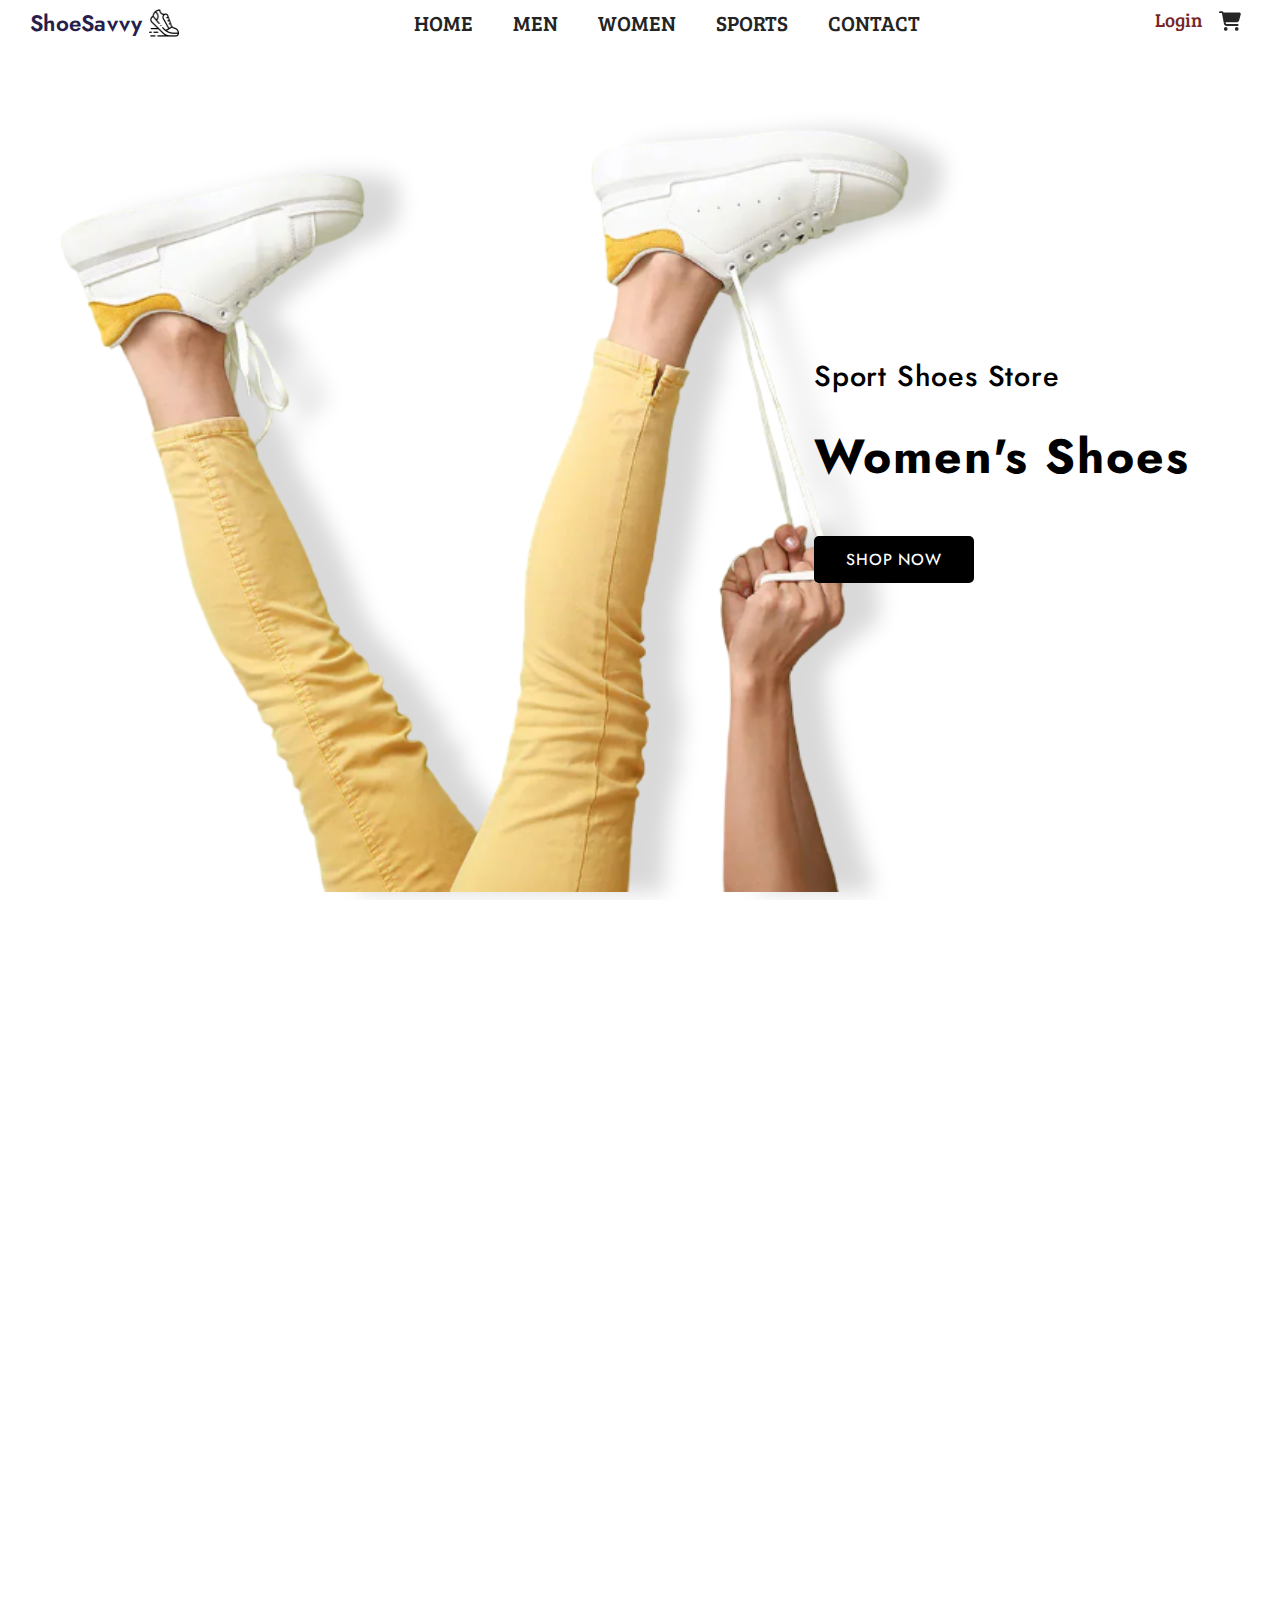
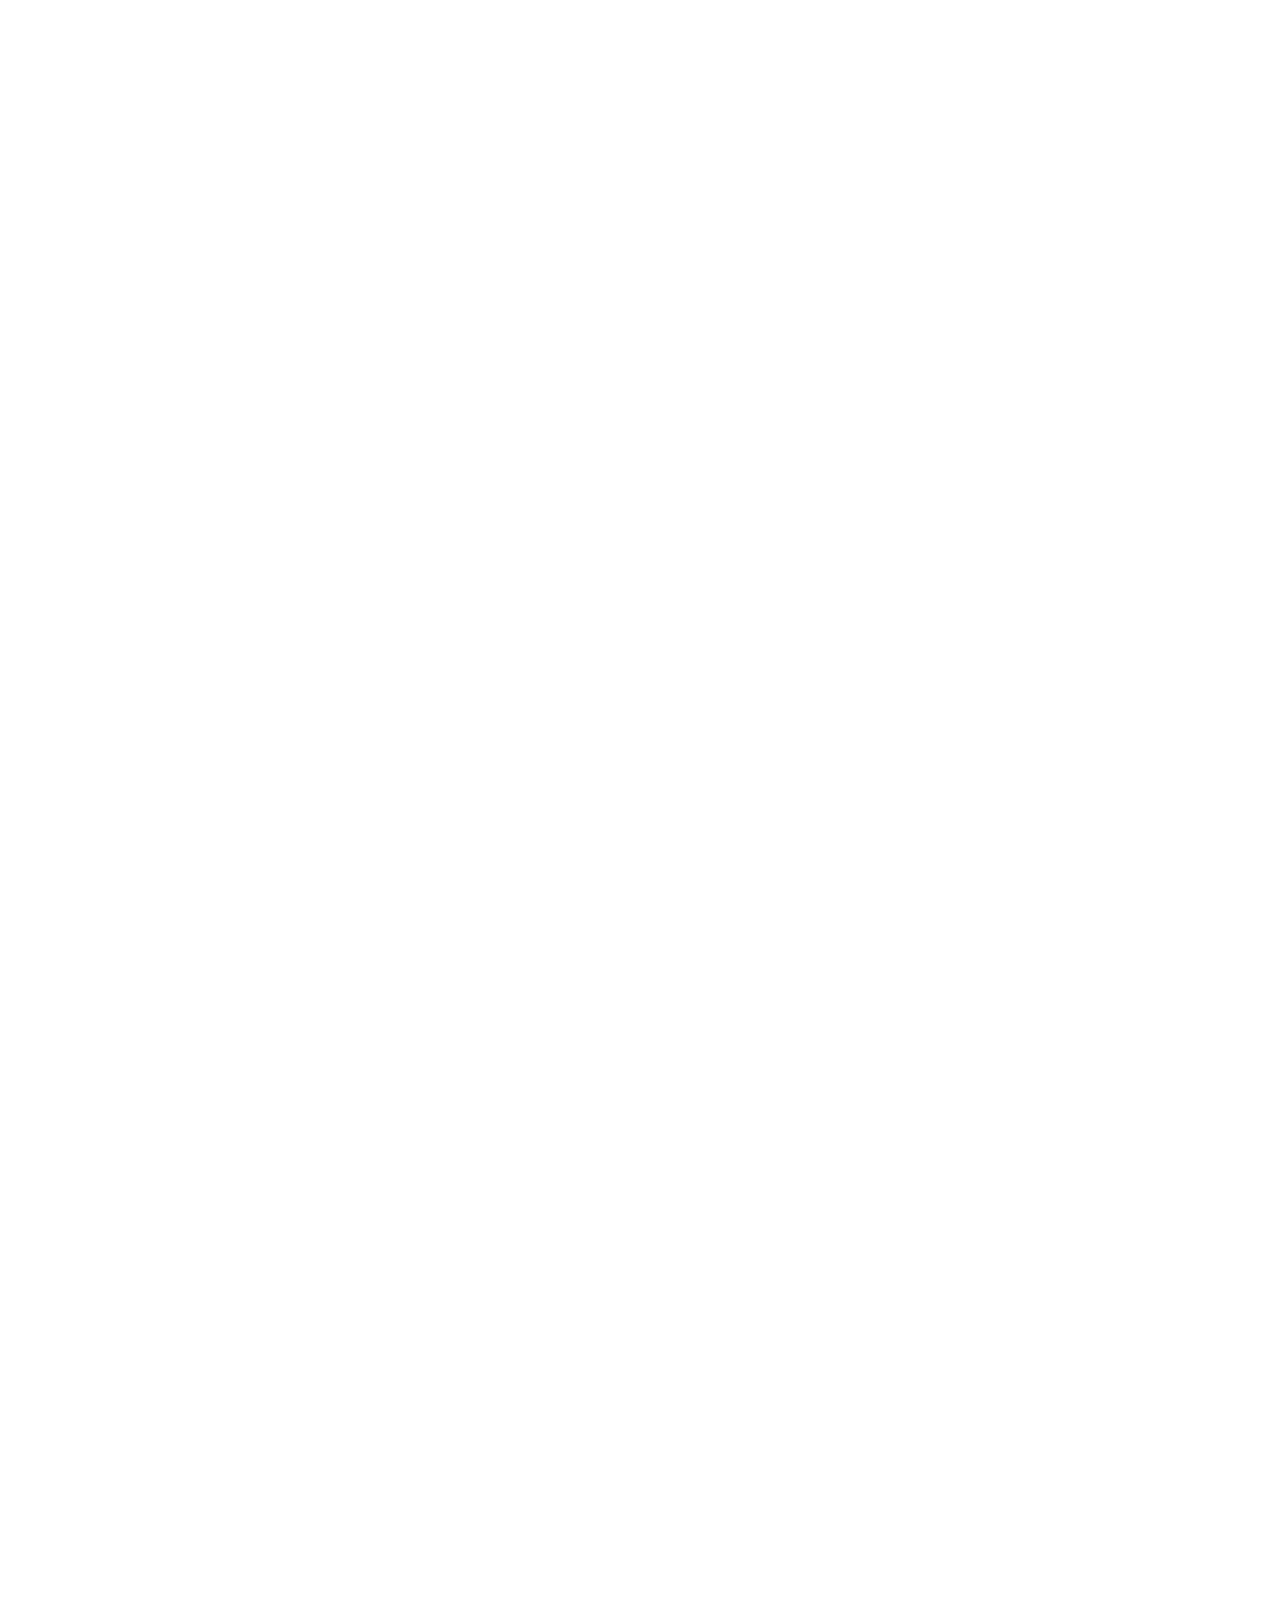
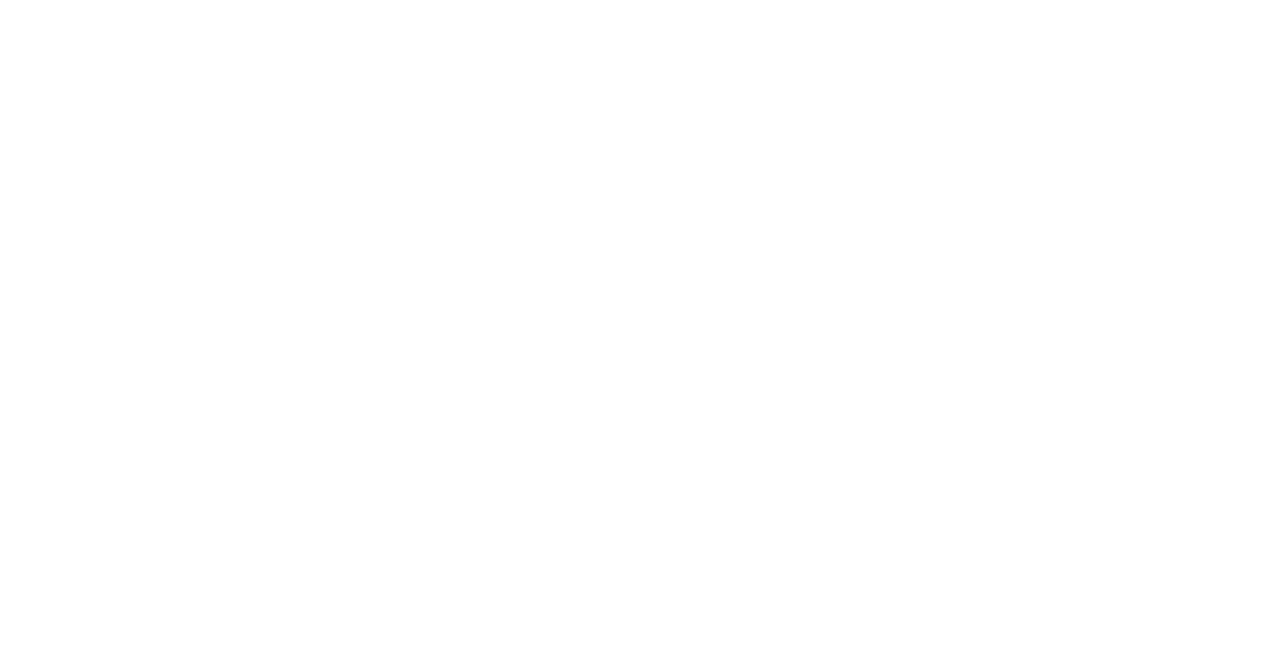
<file: women.html>
<!DOCTYPE html>
<html lang="en">

<head>
    <meta charset="UTF-8">
    <meta name="viewport" content="width=device-width, initial-scale=1.0">
    <title>ShoeSavvy - grab your deal now</title>
    <link rel="icon" href="img/logo/logo.png">
    <link rel="stylesheet" href="css/nav.css">
    <link rel="stylesheet" href="css/women.css">
    <link rel="stylesheet" href="css/footer.css">
</head>

<body>
    <div class="navbar">
        <nav>
            <div class="left-nav">
                <div class="logo">
                    <h3>ShoeSavvy</h3>
                    <img src="img/logo/logo.png" alt="">
                </div>
            </div>
            <ul>
                <a href="index.html">
                    <li>Home</li>
                </a>
                <a href="men.html">
                    <li>Men</li>
                </a>
                <a href="women.html">
                    <li>Women</li>
                </a>
                <a href="sports.html">
                    <li>Sports</li>
                </a>
                <a href="contact.html">
                    <li>Contact</li>
                </a>
            </ul>
            <div class="right-nav">
                <a href="./Login/index.html">
                    <h2>Login</h2>
                </a>
                <a href="cart.html"><img src="img/logo/shopping.svg" alt=""></a>
            </div>
        </nav>
    </div>

    <div id="Womensection-one">
        <div class="bg-img">
            <!-- bg img by CSS -->
        </div>
        <div class="info">
            <h2>Sport Shoes Store</h2>
            <h1>Women's Shoes</h1>
            <div>
                <a href="#Womensection-two">
                    <button class="women-btn women-btn-sm">Shop Now</button>
                </a>
            </div>
        </div>
    </div>

    <div id="Womensection-two">
        <button id="filter">Filter
            <img src="./img/logo/down.svg" alt="">
        </button>
        <div class="sidebar sidebarGo">
            <img class="cross cross-ani" src="./img/logo/cross.svg" alt="" width="17px">
            <div class="info">
                <div class="range-container">
                    <h3>Price</h3>
                    <div class="price-range">
                        <span class="range-min">₹ 0</span>
                        <span>₹&nbsp;<input type="number" id="range-max" value="10000"></span>
                    </div>
                    <input type="range" id="rangebar" min="0" value="10000" max="10000">
                </div>
                <div class="color-container">
                    <h3>Color</h3>
                    <div class="color-grid">
                        <li class="color" id="color-1"></li>
                        <li class="color" id="color-2"></li>
                        <li class="color" id="color-3"></li>
                        <li class="color" id="color-4"></li>
                        <li class="color" id="color-5"></li>
                        <li class="color" id="color-6"></li>
                        <li class="color" id="color-7"></li>
                        <li class="color" id="color-8"></li>
                        <li class="color" id="color-9"></li>
                        <li class="color" id="color-10"></li>
                        <li class="color" id="color-11"></li>
                        <li class="color" id="color-12"></li>
                        <li class="color" id="color-13"></li>
                        <li class="color" id="color-14"></li>
                        <li class="color" id="color-15"></li>
                        <li class="color" id="color-16"></li>
                        <li class="color" id="color-17"></li>
                        <li class="color" id="color-18"></li>
                        <li class="color" id="color-19"></li>
                        <li class="color" id="color-20"></li>
                        <li class="color" id="color-21"></li>
                        <li class="color" id="color-22"></li>
                        <li class="color" id="color-23"></li>
                        <li class="color" id="color-24"></li>
                    </div>
                </div>
                <div class="size-container">
                    <h3>Size</h3>
                    <div class="size">
                        <input type="checkbox" name="6" class="checkbox">&nbsp;6
                        <br>
                        <input type="checkbox" name="7" class="checkbox">&nbsp;7
                        <br>
                        <input type="checkbox" name="8" class="checkbox">&nbsp;8
                        <br>
                        <input type="checkbox" name="9" class="checkbox">&nbsp;9
                        <br>
                        <input type="checkbox" name="10" class="checkbox">&nbsp;10
                    </div>
                </div>
            </div>
        </div>
        <div class="heading">
            <h2>Women's Products</h2>
            <div class="line"></div>
        </div>
        <div class="shoe-container" id="shoe-container">
            <div class="shoe-group">
                <div class="shoe-item" id="shoe-item1">
                    <img class="shoe-item-img" src="img/shoes-img/Women/1-a.png" alt="">
                    <div class="social-icons">
                        <a href="#" class="icon">
                            <img src="img/social-icon-img/menu.svg" alt="">
                        </a>
                        <a href="#" class="icon">
                            <img src="img/social-icon-img/search.svg" alt="">
                        </a>
                        <a href="#" class="icon">
                            <img src="img/social-icon-img/like.svg" alt="">
                        </a>
                    </div>
                </div>
                <h3>Blossom Walk</h3>
                <p>Rs. 2500</p>
            </div>
            <div class="shoe-group">
                <div class="shoe-item" id="shoe-item2">
                    <img class="shoe-item-img" src="img/shoes-img/Women/2-a.png" alt="">
                    <div class="social-icons">
                        <a href="#" class="icon">
                            <img src="img/social-icon-img/menu.svg" alt="">
                        </a>
                        <a href="#" class="icon">
                            <img src="img/social-icon-img/search.svg" alt="">
                        </a>
                        <a href="#" class="icon">
                            <img src="img/social-icon-img/like.svg" alt="">
                        </a>
                    </div>
                </div>
                <h3>Serene Step</h3>
                <p>Rs. 3599</p>
            </div>
            <div class="shoe-group">
                <div class="shoe-item" id="shoe-item3">
                    <img class="shoe-item-img" src="img/shoes-img/Women/3-a.png" alt="">
                    <div class="social-icons">
                        <a href="#" class="icon">
                            <img src="img/social-icon-img/menu.svg" alt="">
                        </a>
                        <a href="#" class="icon">
                            <img src="img/social-icon-img/search.svg" alt="">
                        </a>
                        <a href="#" class="icon">
                            <img src="img/social-icon-img/like.svg" alt="">
                        </a>
                    </div>
                </div>
                <h3>Luna Lace</h3>
                <p>Rs. 6599</p>
            </div>
            <div class="shoe-group">
                <div class="shoe-item" id="shoe-item4">
                    <img class="shoe-item-img" src="img/shoes-img/Women/4-a.png" alt="">
                    <div class="social-icons">
                        <a href="#" class="icon">
                            <img src="img/social-icon-img/menu.svg" alt="">
                        </a>
                        <a href="#" class="icon">
                            <img src="img/social-icon-img/search.svg" alt="">
                        </a>
                        <a href="#" class="icon">
                            <img src="img/social-icon-img/like.svg" alt="">
                        </a>
                    </div>
                </div>
                <h3>Radiant Stride</h3>
                <p>Rs. 7999</p>
            </div>
            <div class="shoe-group">
                <div class="shoe-item" id="shoe-item5">
                    <img class="shoe-item-img" src="img/shoes-img/Women/5-a.png" alt="">
                    <div class="social-icons">
                        <a href="#" class="icon">
                            <img src="img/social-icon-img/menu.svg" alt="">
                        </a>
                        <a href="#" class="icon">
                            <img src="img/social-icon-img/search.svg" alt="">
                        </a>
                        <a href="#" class="icon">
                            <img src="img/social-icon-img/like.svg" alt="">
                        </a>
                    </div>
                </div>
                <h3>Enchant Walk</h3>
                <p>Rs. 3200</p>
            </div>
            <div class="shoe-group">
                <div class="shoe-item" id="shoe-item6">
                    <img class="shoe-item-img" src="img/shoes-img/Women/6-a.png" alt="">
                    <div class="social-icons">
                        <a href="#" class="icon">
                            <img src="img/social-icon-img/menu.svg" alt="">
                        </a>
                        <a href="#" class="icon">
                            <img src="img/social-icon-img/search.svg" alt="">
                        </a>
                        <a href="#" class="icon">
                            <img src="img/social-icon-img/like.svg" alt="">
                        </a>
                    </div>
                </div>
                <h3>Aurora Glide</h3>
                <p>Rs. 5299</p>
            </div>
            <div class="shoe-group">
                <div class="shoe-item" id="shoe-item7">
                    <img class="shoe-item-img" src="img/shoes-img/Women/7-a.png" alt="">
                    <div class="social-icons">
                        <a href="#" class="icon">
                            <img src="img/social-icon-img/menu.svg" alt="">
                        </a>
                        <a href="#" class="icon">
                            <img src="img/social-icon-img/search.svg" alt="">
                        </a>
                        <a href="#" class="icon">
                            <img src="img/social-icon-img/like.svg" alt="">
                        </a>
                    </div>
                </div>
                <h3>Whisper Sole</h3>
                <p>Rs. 3999</p>
            </div>
            <div class="shoe-group">
                <div class="shoe-item" id="shoe-item8">
                    <img class="shoe-item-img" src="img/shoes-img/Women/8-a.png" alt="">
                    <div class="social-icons">
                        <a href="#" class="icon">
                            <img src="img/social-icon-img/menu.svg" alt="">
                        </a>
                        <a href="#" class="icon">
                            <img src="img/social-icon-img/search.svg" alt="">
                        </a>
                        <a href="#" class="icon">
                            <img src="img/social-icon-img/like.svg" alt="">
                        </a>
                    </div>
                </div>
                <h3>Ember Elevate</h3>
                <p>Rs. 999</p>
            </div>
            <div class="shoe-group">
                <div class="shoe-item" id="shoe-item1">
                    <img class="shoe-item-img" src="img/shoes-img/Women/9-a.png" alt="">
                    <div class="social-icons">
                        <a href="#" class="icon">
                            <img src="img/social-icon-img/menu.svg" alt="">
                        </a>
                        <a href="#" class="icon">
                            <img src="img/social-icon-img/search.svg" alt="">
                        </a>
                        <a href="#" class="icon">
                            <img src="img/social-icon-img/like.svg" alt="">
                        </a>
                    </div>
                </div>
                <h3>Pearl Petal</h3>
                <p>Rs. 2499</p>
            </div>
            <div class="shoe-group">
                <div class="shoe-item" id="shoe-item2">
                    <img class="shoe-item-img" src="img/shoes-img/Women/10-a.png" alt="">
                    <div class="social-icons">
                        <a href="#" class="icon">
                            <img src="img/social-icon-img/menu.svg" alt="">
                        </a>
                        <a href="#" class="icon">
                            <img src="img/social-icon-img/search.svg" alt="">
                        </a>
                        <a href="#" class="icon">
                            <img src="img/social-icon-img/like.svg" alt="">
                        </a>
                    </div>
                </div>
                <h3>Radiant Rise</h3>
                <p>Rs. 6500</p>
            </div>
            <div class="shoe-group">
                <div class="shoe-item" id="shoe-item3">
                    <img class="shoe-item-img" src="img/shoes-img/Women/11-a.png" alt="">
                    <div class="social-icons">
                        <a href="#" class="icon">
                            <img src="img/social-icon-img/menu.svg" alt="">
                        </a>
                        <a href="#" class="icon">
                            <img src="img/social-icon-img/search.svg" alt="">
                        </a>
                        <a href="#" class="icon">
                            <img src="img/social-icon-img/like.svg" alt="">
                        </a>
                    </div>
                </div>
                <h3>Velvet Vista</h3>
                <p>Rs. 8500</p>
            </div>
            <div class="shoe-group">
                <div class="shoe-item" id="shoe-item4">
                    <img class="shoe-item-img" src="img/shoes-img/Women/12-a.png" alt="">
                    <div class="social-icons">
                        <a href="#" class="icon">
                            <img src="img/social-icon-img/menu.svg" alt="">
                        </a>
                        <a href="#" class="icon">
                            <img src="img/social-icon-img/search.svg" alt="">
                        </a>
                        <a href="#" class="icon">
                            <img src="img/social-icon-img/like.svg" alt="">
                        </a>
                    </div>
                </div>
                <h3>Opal Orbit</h3>
                <p>Rs. 7599</p>
            </div>
            <div class="shoe-group">
                <div class="shoe-item" id="shoe-item5">
                    <img class="shoe-item-img" src="img/shoes-img/Women/13-a.png" alt="">
                    <div class="social-icons">
                        <a href="#" class="icon">
                            <img src="img/social-icon-img/menu.svg" alt="">
                        </a>
                        <a href="#" class="icon">
                            <img src="img/social-icon-img/search.svg" alt="">
                        </a>
                        <a href="#" class="icon">
                            <img src="img/social-icon-img/like.svg" alt="">
                        </a>
                    </div>
                </div>
                <h3>Willow Walk</h3>
                <p>Rs. 4800</p>
            </div>
            <div class="shoe-group">
                <div class="shoe-item" id="shoe-item6">
                    <img class="shoe-item-img" src="img/shoes-img/Women/14-a.png" alt="">
                    <div class="social-icons">
                        <a href="#" class="icon">
                            <img src="img/social-icon-img/menu.svg" alt="">
                        </a>
                        <a href="#" class="icon">
                            <img src="img/social-icon-img/search.svg" alt="">
                        </a>
                        <a href="#" class="icon">
                            <img src="img/social-icon-img/like.svg" alt="">
                        </a>
                    </div>
                </div>
                <h3>Velvet Voyage</h3>
                <p>Rs. 5600</p>
            </div>
            <div class="shoe-group">
                <div class="shoe-item" id="shoe-item7">
                    <img class="shoe-item-img" src="img/shoes-img/Women/15-a.png" alt="">
                    <div class="social-icons">
                        <a href="#" class="icon">
                            <img src="img/social-icon-img/menu.svg" alt="">
                        </a>
                        <a href="#" class="icon">
                            <img src="img/social-icon-img/search.svg" alt="">
                        </a>
                        <a href="#" class="icon">
                            <img src="img/social-icon-img/like.svg" alt="">
                        </a>
                    </div>
                </div>
                <h3>Petal Pulse</h3>
                <p>Rs. 3500</p>
            </div>
            <div class="shoe-group">
                <div class="shoe-item" id="shoe-item8">
                    <img class="shoe-item-img" src="img/shoes-img/Women/16-a.png" alt="">
                    <div class="social-icons">
                        <a href="#" class="icon">
                            <img src="img/social-icon-img/menu.svg" alt="">
                        </a>
                        <a href="#" class="icon">
                            <img src="img/social-icon-img/search.svg" alt="">
                        </a>
                        <a href="#" class="icon">
                            <img src="img/social-icon-img/like.svg" alt="">
                        </a>
                    </div>
                </div>
                <h3>Aurora Avenue</h3>
                <p>Rs. 2300</p>
            </div>
            <div class="shoe-group">
                <div class="shoe-item" id="shoe-item1">
                    <img class="shoe-item-img" src="img/shoes-img/Women/17-a.png" alt="">
                    <div class="social-icons">
                        <a href="#" class="icon">
                            <img src="img/social-icon-img/menu.svg" alt="">
                        </a>
                        <a href="#" class="icon">
                            <img src="img/social-icon-img/search.svg" alt="">
                        </a>
                        <a href="#" class="icon">
                            <img src="img/social-icon-img/like.svg" alt="">
                        </a>
                    </div>
                </div>
                <h3>Mystic Muse</h3>
                <p>Rs. 6999</p>
            </div>
            <div class="shoe-group">
                <div class="shoe-item" id="shoe-item2">
                    <img class="shoe-item-img" src="img/shoes-img/Women/18-a.png" alt="">
                    <div class="social-icons">
                        <a href="#" class="icon">
                            <img src="img/social-icon-img/menu.svg" alt="">
                        </a>
                        <a href="#" class="icon">
                            <img src="img/social-icon-img/search.svg" alt="">
                        </a>
                        <a href="#" class="icon">
                            <img src="img/social-icon-img/like.svg" alt="">
                        </a>
                    </div>
                </div>
                <h3>Luna Luxe</h3>
                <p>Rs. 8900</p>
            </div>
            <div class="shoe-group">
                <div class="shoe-item" id="shoe-item3">
                    <img class="shoe-item-img" src="img/shoes-img/Women/19-a.png" alt="">
                    <div class="social-icons">
                        <a href="#" class="icon">
                            <img src="img/social-icon-img/menu.svg" alt="">
                        </a>
                        <a href="#" class="icon">
                            <img src="img/social-icon-img/search.svg" alt="">
                        </a>
                        <a href="#" class="icon">
                            <img src="img/social-icon-img/like.svg" alt="">
                        </a>
                    </div>
                </div>
                <h3>Velvet Voyage</h3>
                <p>Rs. 7900</p>
            </div>
            <div class="shoe-group">
                <div class="shoe-item" id="shoe-item4">
                    <img class="shoe-item-img" src="img/shoes-img/Women/20-a.png" alt="">
                    <div class="social-icons">
                        <a href="#" class="icon">
                            <img src="img/social-icon-img/menu.svg" alt="">
                        </a>
                        <a href="#" class="icon">
                            <img src="img/social-icon-img/search.svg" alt="">
                        </a>
                        <a href="#" class="icon">
                            <img src="img/social-icon-img/like.svg" alt="">
                        </a>
                    </div>
                </div>
                <h3>Aurora Astral</h3>
                <p>Rs. 5800</p>
            </div>
            <div class="shoe-group">
                <div class="shoe-item" id="shoe-item5">
                    <img class="shoe-item-img" src="img/shoes-img/Women/21-a.png" alt="">
                    <div class="social-icons">
                        <a href="#" class="icon">
                            <img src="img/social-icon-img/menu.svg" alt="">
                        </a>
                        <a href="#" class="icon">
                            <img src="img/social-icon-img/search.svg" alt="">
                        </a>
                        <a href="#" class="icon">
                            <img src="img/social-icon-img/like.svg" alt="">
                        </a>
                    </div>
                </div>
                <h3>Petal Pulse</h3>
                <p>Rs. 9999</p>
            </div>
            <div class="shoe-group">
                <div class="shoe-item" id="shoe-item6">
                    <img class="shoe-item-img" src="img/shoes-img/Women/22-a.png" alt="">
                    <div class="social-icons">
                        <a href="#" class="icon">
                            <img src="img/social-icon-img/menu.svg" alt="">
                        </a>
                        <a href="#" class="icon">
                            <img src="img/social-icon-img/search.svg" alt="">
                        </a>
                        <a href="#" class="icon">
                            <img src="img/social-icon-img/like.svg" alt="">
                        </a>
                    </div>
                </div>
                <h3>Celestial</h3>
                <p>Rs. 8900</p>
            </div>
            <div class="shoe-group">
                <div class="shoe-item" id="shoe-item7">
                    <img class="shoe-item-img" src="img/shoes-img/Women/23-a.png" alt="">
                    <div class="social-icons">
                        <a href="#" class="icon">
                            <img src="img/social-icon-img/menu.svg" alt="">
                        </a>
                        <a href="#" class="icon">
                            <img src="img/social-icon-img/search.svg" alt="">
                        </a>
                        <a href="#" class="icon">
                            <img src="img/social-icon-img/like.svg" alt="">
                        </a>
                    </div>
                </div>
                <h3>Radiant Rhythm</h3>
                <p>Rs. 7999</p>
            </div>
            <div class="shoe-group">
                <div class="shoe-item" id="shoe-item8">
                    <img class="shoe-item-img" src="img/shoes-img/Women/24-a.png" alt="">
                    <div class="social-icons">
                        <a href="#" class="icon">
                            <img src="img/social-icon-img/menu.svg" alt="">
                        </a>
                        <a href="#" class="icon">
                            <img src="img/social-icon-img/search.svg" alt="">
                        </a>
                        <a href="#" class="icon">
                            <img src="img/social-icon-img/like.svg" alt="">
                        </a>
                    </div>
                </div>
                <h3>Opal Glide</h3>
                <p>Rs. 6999</p>
            </div>
        </div>
    </div>

    <footer>
        <div class="first-col colm">
            <h3>Shoe Savvy</h3>
            <input type="email" placeholder="Enter Your Email">
            <button class="fbtn fbtn-sm">Subscribe</button>
        </div>
        <div class="second-col colm">
            <h3>Contact Us</h3>
            <p>Phone: +919528300525</p>
            <p>Email: shivamsoni8445@gmail.com</p>
            <p>Address: GLA University Mathura, 281004</p>
            <div class="social-icons">
                <a href="#" class="icon">
                    <img src="img/social-icon-img/twitter.svg" alt="">
                </a>
                <a href="#" class="icon">
                    <img src="img/social-icon-img/facebook-f.svg" alt="">
                </a>
                <a href="#" class="icon">
                    <img src="img/social-icon-img/youtube.svg" alt="">
                </a>
                <a href="#" class="icon">
                    <img src="img/social-icon-img/instagram.svg" alt="">
                </a>
                <a href="#" class="icon">
                    <img src="img/social-icon-img/google-plus-g.svg" alt="">
                </a>
                <a href="#" class="icon">
                    <img src="img/social-icon-img/github.svg" alt="">
                </a>
            </div>
        </div>
        <div class="third-col colm">
            <h3>Recent News</h3>
            <p>About Us</p>
            <p>Services</p>
            <p>Get In Touch</p>
        </div>
    </footer>
</body>
<script src="js/filter.js"></script>

</html>
</file>
<file: css/nav.css>
@import url('https://fonts.googleapis.com/css2?family=Bree+Serif&family=Protest+Riot&display=swap');

* {
    margin: 0;
    padding: 0;
    box-sizing: border-box;
}

html,
body {
    width: 100vw;
    height: 100vh;
}

.navbar {
    /* background: #EFE6F8; */
    /* background: rgb(229, 229, 229); */
    background-color: white;
    position: sticky;
    top: 0px;
    z-index: 1000;
    padding: 6px 30px;
}

.navbar nav {
    display: flex;
    justify-content: space-between;
    align-items: center;
}

.navbar nav ul {
    display: flex;
    align-items: center;
}

.navbar nav ul a {
    /* border: 1px solid yellow; */
    /* color: black; */
    color: rgb(36, 36, 36);
    text-decoration: none;
    margin: 0px 20px;
}

.navbar nav ul a:hover {
    color: tomato;
}

.navbar nav ul li {
    /* border: 1px solid yellow; */
    list-style: none;
    font-size: 1.3rem;
    font-family: "Bree Serif", serif;
    text-transform: uppercase;
    cursor: pointer;
}

.right-nav {
    /* border: 1px solid red; */
    display: flex;
}

.right-nav a {
    /* border: 1px solid red; */
    text-decoration: none;
}

.right-nav h2 {
    /* border: 1px solid yellow; */
    /* font-family: "Jost", sans-serif; */
    font-family: "Bree Serif", serif;
    /* color: rgb(36, 36, 36); */
    color: rgb(119, 39, 39);
    font-weight: 500;
    font-size: 1.2rem;
    margin-right: 8px;
    cursor: pointer;
}

.right-nav a:hover h2 {
    color: tomato;
}

.right-nav img {
    /* border: 1px solid red; */
    cursor: pointer;
    margin: 0px 5px;
    width: 30px;
    height: 30px;
    filter: invert(15%);
    padding: 4px;
    transition: all 0.5s ease;
}

.right-nav img:hover {
    filter: invert(0%);
    transform: rotateY(180deg);
}

.navbar nav .left-nav .logo h3 {
    font-family: "Jost", sans-serif;
    font-weight: 600;
    letter-spacing: 0.3px;
    font-size: 1.4rem;
    color: #271e4c;
    text-shadow: -3px -2px 2px white;
}

.left-nav .logo {
    display: flex;
}

.left-nav .logo img {
    width: 30px;
    margin-left: 6px;
}
</file>
<file: css/cart.css>
@import url('https://fonts.googleapis.com/css2?family=Bree+Serif&family=Josefin+Sans:ital,wght@0,100..700;1,100..700&family=Jost:ital,wght@0,100..900;1,100..900&family=Kablammo&family=Protest+Riot&family=Roboto:ital,wght@0,100;0,300;0,400;0,500;0,700;0,900;1,100;1,300;1,400;1,500;1,700;1,900&family=Rubik+Gemstones&display=swap');

* {
    margin: 0;
    padding: 0;
    box-sizing: border-box;
}

body,
html {
    width: 100vw;
    height: 100vh;
    overflow-x: hidden;
    scroll-behavior: smooth;
}

/* #cart-container CSS */

#cart-container {
    /* border: 4px solid red; */
    width: 100%;
    min-height: 100%;
    display: flex;
    justify-content: center;
    padding: 20px 150px;
    /* background: linear-gradient(0deg, rgb(255, 255, 224), rgb(255, 224, 218)); */
    /* background-color: rgb(231, 231, 231); */
}

#cart {
    /* border: 2px solid green; */
    background-color: white;
    min-height: 90vh;
    width: 90%;
    padding: 0px 18px;
    font-family: "Jost", sans-serif;
}

#cart .top {
    /* border: 1px solid red; */
    border-bottom: 1px solid #DDD;
    /* background-color: rgb(255, 255, 179); */
    width: 100%;
    height: 70px;
    display: flex;
    justify-content: space-between;
}

#cart .top h1 {
    align-self: center;
    font-weight: 400;
}

#cart .top h4 {
    align-self: flex-end;
    color: #565959;
    font-weight: 500;
}

#cart .center {
    /* border: 1px solid black; */
    border-bottom: 1px solid #DDD;

    /* background-color: aqua; */
    display: grid;
    grid-template-columns: 300px auto 300px;
    grid-template-rows: 220px;
}

#cart .center .left {
    /* border: 3px solid green; */
    padding: 25px 55px;
}

#cart .center .left img {
    /* border: 1px solid black; */
    background-color: #efefef;
    width: 100%;
    height: 100%;
    border-radius: 12%;
    cursor: pointer;
}

#cart .center .middle {
    /* border: 1px solid black; */
    /* background-color: rgb(218, 255, 243); */
    padding-top: 25px;
    padding-bottom: 12px;
}

#cart .center .middle h2 {
    /* border: 2px solid yellow; */
    font-weight: 500;
    font-size: 1.5rem;
}

#cart .center .middle p {
    /* border: 1px solid red; */
    color: green;
    font-size: 1rem;
    margin-top: 18px;
}

#cart .center .middle h4 {
    font-weight: 500;
}

#cart .center .middle h4 #size {
    text-transform: uppercase;
    font-weight: 400;
}

#cart .center .middle h4 #colour {
    text-transform: uppercase;
    font-weight: 400;
}

#cart .center .middle .qty-delete {
    /* border: 1px solid blue; */
    margin-top: 18px;
}


#cart .center .middle label {
    /* border: 2px solid green; */
    font-weight: 500;
}

#cart .center .middle select {
    /* border: 2px solid red; */
    font-family: "Jost", sans-serif;
    text-align: center;
    cursor: pointer;
    /* background-color: rgb(240, 240, 240); */
    background-color: #b8920b;
    color: white;
    outline: none;
    border-radius: 11px;
    width: 55px;
    border: none;
    padding: 4px 12px;
    transition: all 0.2s ease;
}

#cart .center .middle select:hover {
    background-color: #d3ad24;
    box-shadow: 0 15px 10px #00000014;
}

#cart .center .middle select option {
    border: 2px solid red;
    font-family: "Jost", sans-serif;
    font-weight: 400;
    justify-self: flex-end;
}

#cart .center .middle .btn-delete {
    font-family: "Jost", sans-serif;
    width: 58px;
    padding: 5px 12px;
    cursor: pointer;
    border-radius: 11px;
    border: none;
    background-color: #000000c9;
    color: white;
    font-weight: 400;
    margin-left: 5px;
    transition: all 0.2s ease;
}

#cart .center .middle .btn-delete:hover {
    background-color: rgb(199, 76, 55);
    box-shadow: 0 15px 10px #00000014;
}

#cart .center .middle .btn-delete:active{
    background-color: brown;
}

#cart .center .right {
    /* border: 1px solid black; */
    padding-top: 25px;
    padding-bottom: 12px;
    text-align: right;
}

#cart .center .right #offer {
    /* border: 1px solid yellow; */
    display: inline;
    font-weight: 600;
    font-size: 11px;
    background-color: #CC0C39;
    color: white;
    padding: 4px 6px;
    border-radius: 3px;
}

#cart .center .right #deal {
    color: #CC0C39;
    font-size: 14px;
    font-weight: 600;
    margin-top: 3px;
}

#cart .center .right #price {
    font-size: 18px;
    font-weight: 600;
}

#cart .center .right #mrp {
    color: #565959;
    font-weight: 500;
    margin: 12px 0px;
    font-size: 16px;
}

#cart .center .right #mrp #mrp-price {
    text-decoration: line-through;
}

#cart .bottom {
    /* border: 1px solid black; */
    /* background-color: blueviolet; */
    width: 100%;
    height: 65px;
    text-align: end;
}

#cart .bottom h2 {
    font-weight: 400;
    font-size: 1.3rem;
}

#cart .bottom h2 #total {
    /* border: 2px solid yellow; */
    font-weight: 500;
}
</file>
<file: css/footer.css>
/* footer CSS */

footer {
    background-color: rgb(58 58 58);
    height: 45vh;
    width: 100vw;
    color: white;
    display: flex;
    justify-content: space-around;
    padding: 55px 48px 0px 48px;

}

footer .colm {
    /* border: 2px solid black; */
    font-family: "Jost", sans-serif;
    display: flex;
    flex-direction: column;
}

footer .first-col {
    /* border: 2px solid red; */
}

footer .first-col h3 {
    font-size: 2rem;
    font-weight: 400;
    letter-spacing: 0.8px;
    margin-bottom: 25px;
}

footer .first-col input {
    background-color: transparent;
    border: none;
    border-bottom: 1.5px solid tomato;
    outline: none;
    font-family: "Jost", sans-serif;
    color: white;
    font-size: 1.1rem;
    padding: 8px 0px;
    width: 400px;
}

footer .first-col input::placeholder {
    color: white;
}

.fbtn {
    padding: 15px 35px;
    width: 230px;
    background: none;
    color: black;
    font-family: "Jost", sans-serif;
    font-size: 1.2rem;
    font-weight: 500;
    margin-top: 20px;
    cursor: pointer;
    border-radius: 5px;
    text-transform: uppercase;
    transition: all 0.2s ease;
}

.fbtn:hover {
    /* background: rgba(28, 105, 84,1); */
    background-color: tomato;
    color: white;
}

.fbtn:active {
    background-color: rgb(148, 39, 39);
}

.fbtn-sm {
    padding: 12px 22px;
    width: 160px;
    background: white;
    font-size: 1rem;
    text-transform: uppercase;
    font-weight: 450;
    border: none;
}

.fbtn-sm:hover {
    background-color: #e16f37;
    color: white;
}

.fbtn-sm:active {
    background-color: rgb(148, 39, 39);
}


footer .first-col button {
    text-transform: capitalize;
    width: 120px;
    border-radius: 25px;
}

footer .second-col {
    text-align: right;
}

footer .second-col h3 {
    margin-bottom: 16px;
    font-weight: 400;
}

footer .second-col p {
    margin-bottom: 4px;
    font-weight: 300;
}

footer .second-col .social-icons {
    /* border: 2px solid black; */
    margin-top: 15px;
}

footer .second-col .social-icons a {
    border: 1px solid #ccc;
    border-radius: 50%;
    display: inline-flex;
    width: 35px;
    height: 35px;
    justify-content: center;
    padding: 8px;
}

footer .second-col .social-icons a img {
    /* width: 25px; */
    /* height: 25px; */
    filter: invert(100%);
}

footer .second-col .social-icons a:hover {
    background-color: rgb(45, 45, 45);
    border: 1px solid white;
}

footer .third-col {
    text-align: right;
}

footer .third-col h3 {
    margin-bottom: 16px;
    font-weight: 400;
}

footer .third-col p {
    margin-bottom: 4px;
    font-weight: 300;
}
</file>
<file: css/men.css>
@import url('https://fonts.googleapis.com/css2?family=Bree+Serif&family=Josefin+Sans:ital,wght@0,100..700;1,100..700&family=Jost:ital,wght@0,100..900;1,100..900&family=Kablammo&family=Protest+Riot&family=Roboto:ital,wght@0,100;0,300;0,400;0,500;0,700;0,900;1,100;1,300;1,400;1,500;1,700;1,900&family=Rubik+Gemstones&display=swap');

* {
    margin: 0;
    padding: 0;
    box-sizing: border-box;
}

body,
html {
    width: 100vw;
    height: 100vh;
    overflow-x: hidden;
    scroll-behavior: smooth;
}

/* #Mensection-one CSS*/

#Mensection-one {
    /* border: 3px solid green; */
    /* height: 100%; */
    height: 650px;
    width: 100%;
    /* background-color: beige; */
    display: grid;
    grid-template-columns: repeat(3, 375px);
    grid-template-rows: 520px;
    justify-content: space-between;
    padding: 45px 80px;
}

#Mensection-one .box {
    /* border: 1px solid black; */
    /* background-color: bisque; */
    display: flex;
    justify-content: center;
    align-items: center;
    position: relative;
    cursor: pointer;
}

#Mensection-one #box-1::after {
    background: rgba(0, 0, 0, 0.1) url("../img/bg-img/bg-13.jpg")no-repeat top center/cover;
    background-blend-mode: darken;
    content: "";
    position: absolute;
    top: 0;
    left: 0;
    width: 100%;
    height: 100%;
    z-index: -1;
    opacity: 0.9;
}

#Mensection-one #box-2::after {
    background: rgba(0, 0, 0, 0.1) url("../img/bg-img/bg-16.jpg")no-repeat top center/cover;
    background-blend-mode: darken;
    content: "";
    position: absolute;
    top: 0;
    left: 0;
    width: 100%;
    height: 100%;
    z-index: -1;
    opacity: 0.9;
}

#Mensection-one #box-3::after {
    background: rgba(0, 0, 0, 0.1) url("../img/bg-img/bg-15.jpg")no-repeat top center/cover;
    background-blend-mode: darken;
    content: "";
    position: absolute;
    top: 0;
    left: 0;
    width: 100%;
    height: 100%;
    z-index: -1;
    opacity: 0.9;
}

#Mensection-one .box .inner-box {
    /* border: 3px solid green; */
    width: 85%;
    height: 220px;
    background-color: rgba(255, 255, 255, 0.842);
    font-family: "Jost", sans-serif;
    display: flex;
    flex-direction: column;
    align-items: center;
    justify-content: center;
    cursor: default;
}

#Mensection-one .box .inner-box h1 {
    /* border: 1px solid blue; */
    font-size: 40px;
    font-weight: 600;
}

#Mensection-one .box .inner-box h2 {
    /* border: 1px solid red; */
    font-size: 35px;
    font-weight: 400;
    margin: 15px 0px;
}

#Mensection-one .box .inner-box a {
    /* border: 1px solid yellow; */
    border-bottom: 2px solid tomato;
    text-decoration: none;
    color: tomato;
    font-size: 14px;
    font-weight: 600;
    text-transform: uppercase;
}

#Mensection-one .box .inner-box a:hover {
    color: black;
    border-bottom: 2px solid black;
}

#Mensection-one #box-1 #inner-box1 {
    opacity: 0;
    transform: translateY(60px);
    transition: all 0.7s ease;
}


#Mensection-one #box-1:hover #inner-box1 {
    opacity: 1;
    transform: translateY(0px);
}

#Mensection-one #box-3 #inner-box3 {
    opacity: 0;
    transform: translateY(60px);
    transition: all 0.7s ease;
}

#Mensection-one #box-3:hover #inner-box3 {
    opacity: 1;
    transform: translateY(0px);
}


/* #mensection-two css */

#mensection-two {
    /* border: 2px solid red; */
    min-height: 130vh;
    width: 100vw;
    /* background-color: rgb(197, 255, 236); */
    padding-bottom: 55px;
    position: relative;
}

#mensection-two .heading {
    /* border: 2px solid green; */
    padding: 30px;
    display: flex;
    flex-direction: column;
    align-items: center;
}

#mensection-two .heading h2 {
    /* border: 2px solid red; */
    font-family: "Bree Serif", serif;
    font-size: 2rem;
    text-align: center;
    letter-spacing: 1px;
    font-weight: 100;
    padding-bottom: 5px;
}

#mensection-two .line {
    border: 1px solid tomato;
    border-radius: 1px;
    width: 130px;
    /* margin: auto; */
    animation: linemove 3s ease;
}

@keyframes linemove {
    from {
        transform: translateX(-800px);
    }

    to {
        transform: translateX(0px);
    }
}

#mensection-two .shoe-container {
    /* border: 2px solid red; */
    display: grid;
    justify-content: space-evenly;
    align-items: center;
    grid-template-columns: repeat(4, 300px);
    /* grid-template-rows: repeat(2, 350px); */
    padding: 35px 40px;
    grid-row-gap: 50px;
    /* padding-left: 300px; */
}

#mensection-two .shoe-container .shoe-group {
    /* border: 2px solid red; */
    display: flex;
    flex-direction: column;
    align-items: center;
}

#mensection-two .shoe-container .shoe-item {
    /* border: 2px solid black; */
    height: 280px;
    width: 270px;
    background-color: #efefef;
    margin: 0px 15px;
    border-radius: 5px;
    box-shadow: 0px 0px 10px -3px rgba(0, 0, 0, 0.4);
    display: flex;
    justify-content: center;
    align-items: center;
    padding: 25px;
    cursor: pointer;
    /* overflow: hidden; */
    position: relative;
    overflow: hidden;
    transition: all 0.8s ease;
}

#mensection-two .shoe-container .shoe-item img {
    /* border: 2px solid black; */
    width: 91%;
    height: 100%;
    transition: all 0.8s ease;
}

#mensection-two .shoe-group .shoe-item .social-icons {
    /* border: 2px solid black; */
    position: absolute;
    bottom: 15px;
}

#mensection-two .shoe-group .shoe-item .social-icons a {
    /* border: 1px solid #ccc; */
    border-radius: 50%;
    display: inline-flex;
    width: 37px;
    height: 37px;
    justify-content: center;
    padding: 10px;
    margin: 0px 8px;
    opacity: 0;
    transition: all 0.8s ease;
    background-color: white;
    /* filter: invert(100%); */
}

#mensection-two .shoe-group .shoe-item .social-icons a:hover {
    background-color: tomato;
    filter: invert(100%);
}


#mensection-two .shoe-item:hover .shoe-item-img {
    /* transform: scale(1.1); */
    transform: translateY(-30px);
}

#mensection-two .shoe-item:hover .social-icons a {
    /* border: 4px solid green; */
    transform: translateY(-20px);
    opacity: 1;
}

#mensection-two .shoe-container .shoe-group h3 {
    font-family: "Bree Serif", serif;
    font-weight: 100;
    cursor: pointer;
    margin: 10px 0px;
}

#mensection-two .shoe-container .shoe-group p {
    font-family: "Jost", sans-serif;
    letter-spacing: 0.8px;
    font-weight: 700;
    font-size: 15px;
    color: #e16f37;
}

#mensection-two .shoe-container .shoe-group h3:hover {
    color: #e16f37;
}

/* #filter button CSS */

#filter {
    /* border: 1px solid black; */
    box-shadow: 2px 3px 5px -3px rgba(0, 0, 0, 0.4);
    border: none;
    border-radius: 10px;
    font-family: "Jost", sans-serif;
    font-weight: 500;
    font-size: 16px;
    background-color: none;
    padding: 4px 8px;
    /* transform: translate(71px, 120px); */
    /* background-color: #a53939; */
    color: white;
    background: none;
    color: black;
    position: absolute;
    top: 78px;
    left: 73px;
    cursor: pointer;
    transition: all 0.2s ease;
}

#filter img {
    /* border: 1px solid yellow; */
    width: 18px;
    height: 18px;
    /* filter: invert(100%); */
    transition: all 0.2s ease;
}

#filter:hover {
    background-color: #e16f37;
    color: white;
}

#filter:hover img {
    filter: invert(100%);
}

/* .sidebar CSS */

.sidebar {
    /* border: 3px solid red; */
    /* border: 1px solid black; */
    /* border-radius: 12px; */
    border-top-right-radius: 45px;
    border-bottom-right-radius: 45px;
    /* background-color: rgb(223, 218, 218); */
    /* background-color: rgb(219, 255, 244); */
    /* background: linear-gradient(to right, #C33764  , #1D2671); */
    /* background-image: linear-gradient(90deg, #FFDEE9 0%, #B5FFFC 100%); */
    width: 315px;
    height: 95vh;
    font-family: "Bree Serif", serif;
    /* position: absolute; */
    position: sticky;
    left: 0px;
    top: 10px;
    z-index: 500;
    /*ye ab content ko nhi dhakelega ushke upar se aayega*/
    box-shadow: 0px 0px 25px -10px rgba(0, 0, 0, 0.4);
    float: left;
    transition: transform 0.9s ease;
    transform: translateY(30px);
}

.sidebarGo {
    transform: translate(-440px, 0px);
    position: absolute;
}

/* change shoe-container CSS on click filter button */
.filter-shoe {
    /* background-color: yellow; */
    grid-template-columns: repeat(3, 300px) !important;
}

/* inside SideBar CSS */

.cross {
    /* border: 1px solid yellow; */
    width: 30px;
    height: 30px;
    padding: 6px;
    margin-top: 10px;
    margin-right: 30px;
    float: right;
    transition: transform 0.8s ease;
    cursor: pointer;
    filter: invert(30%);
}

.cross-ani {
    animation: cross-rotate 1s ease 0.2s 1;
}

@keyframes cross-rotate {
    100% {
        transform: rotate(360deg);
    }
}

.cross:hover {
    transform: rotate(360deg);
}

#rangebar {
    -webkit-appearance: none;
    /* border: 2px solid green; */
    width: 100%;
    height: 10px;
    background: #e4e4e4;
    border-radius: 5px;
    outline: none;
    border: none;
    cursor: pointer;
    box-shadow: inset 0 0 5px rgba(0, 0, 0, 0.1);
}

#rangebar::-webkit-slider-thumb {
    -webkit-appearance: none;
    width: 20px;
    height: 20px;
    border-radius: 50%;
    /* background: #664AFF; */
    background-color: white;
    /* border: 1px solid #664AFF; */
    border: 5px solid #664AFF;
    cursor: pointer;
    box-shadow: 0 0 0 0 rgba(98, 0, 238, 0.1);
    transition: all 0.3s ease-in-out;
}

#rangebar::-webkit-slider-thumb:hover {
    box-shadow: 0 0 0 10px rgba(98, 0, 238, 0.1);
}

#rangebar::-webkit-slider-thumb:active {
    box-shadow: 0 0 0 15px rgba(98, 0, 238, 0.1);
}

.sidebar .info {
    /* border: 2px solid black; */
    font-family: "Jost", sans-serif;
    width: 100%;
    margin-top: 45px;
    padding: 0px 25px;
}

.sidebar .info .range-container {
    /* border: 2px solid blue; */
    font-family: "Jost", sans-serif;
    display: flex;
    flex-direction: column;
    align-items: center;
}

.sidebar .info .range-container h3 {
    font-weight: 500;
    font-size: 18px;
    color: #787a7c;
    align-self: flex-start;
}

.sidebar .info .price-range {
    /* border: 1px solid red; */
    display: grid;
    grid-template-columns: 1fr 1fr;
    grid-column-gap: 18px;
    grid-auto-rows: 40px;
    justify-content: center;
    margin: 20px 0px;
}

.sidebar .info .price-range span {
    /* border: 2px solid yellow; */
    border: 1px solid #dddede;
    padding-left: 12px;
    color: #787a7c;
    font-weight: 400;
    display: flex;
    align-items: center;
    font-size: 16px;
}

.sidebar .info .price-range span.range-min {
    /* border: 1px solid red; */
    cursor: not-allowed;
}

.sidebar .info .price-range span:hover {
    border: 1px solid #bebebe;
}

.sidebar .info input[type="number"] {
    /* border: 1px solid green; */
    border: none;
    font-family: "Jost", sans-serif;
    width: 85%;
    height: 100%;
    background: none;
    outline: none;
    color: #787a7c;
    font-size: 16px;
}

.sidebar .color-container {
    /* border: 2px solid green; */
    margin-top: 28px;
}

.sidebar .color-container h3 {
    font-weight: 500;
    font-size: 18px;
    color: #787a7c;
}

.sidebar .color-container .color-grid {
    /* border: 2px solid red; */
    display: grid;
    justify-content: space-evenly;
    grid-template-columns: repeat(6, 18px);
    grid-auto-rows: 18px;
    grid-gap: 20px;
    margin: 20px 0px;
}

.sidebar .color-container .color-grid .color {
    list-style: none;
    border-radius: 50%;
    cursor: pointer;
    box-shadow: 0px 0px 3px rgba(0, 0, 0, 0.4);
    transition: all 0.3s ease;
}

.sidebar .color-container .color-grid .color:hover {
    transform: scale(1.3);
}


.sidebar .color-grid .color:nth-child(1) {
    background-color: white;
}

.sidebar .color-grid .color:nth-child(2) {
    background-color: beige;
}

.sidebar .color-grid .color:nth-child(3) {
    background-color: yellow;
}

.sidebar .color-grid .color:nth-child(4) {
    background-color: orange;
}

.sidebar .color-grid .color:nth-child(5) {
    background-color: aqua;
}

.sidebar .color-grid .color:nth-child(6) {
    background-color: rgb(46, 46, 46);
}

.sidebar .color-grid .color:nth-child(7) {
    background-color: brown;
}

.sidebar .color-grid .color:nth-child(8) {
    background-color: burlywood;
}

.sidebar .color-grid .color:nth-child(9) {
    background-color: chartreuse;
}

.sidebar .color-grid .color:nth-child(10) {
    background-color: chocolate;
}

.sidebar .color-grid .color:nth-child(11) {
    background-color: crimson;
}

.sidebar .color-grid .color:nth-child(12) {
    background-color: darkcyan;
}

.sidebar .color-grid .color:nth-child(13) {
    background-color: darkgoldenrod;
}

.sidebar .color-grid .color:nth-child(14) {
    background-color: darkkhaki;
}

.sidebar .color-grid .color:nth-child(15) {
    background-color: deeppink;
}

.sidebar .color-grid .color:nth-child(16) {
    background-color: rgb(57, 57, 224);
}

.sidebar .color-grid .color:nth-child(17) {
    background-color: moccasin;
}

.sidebar .color-grid .color:nth-child(18) {
    background-color: purple;
}

.sidebar .color-grid .color:nth-child(19) {
    background-color: lightgreen;
}

.sidebar .color-grid .color:nth-child(20) {
    background-color: rgb(255, 50, 50);
}

.sidebar .color-grid .color:nth-child(21) {
    background-color: rgb(19, 202, 19);
}

.sidebar .color-grid .color:nth-child(22) {
    background-color: plum;
}

.sidebar .color-grid .color:nth-child(23) {
    background-color: yellowgreen;
}

.sidebar .color-grid .color:nth-child(24) {
    background-color: tomato;
}

.sidebar .size-container {
    /* border: 2px solid green; */
    margin-top: 28px;
}

.sidebar .size-container h3 {
    font-weight: 500;
    font-size: 18px;
    color: #787a7c;
}

.sidebar .size-container .size {
    /* border: 1px solid black; */
    font-family: "Jost", sans-serif;
    margin: 20px 0px;
    color: #787a7c;
}

.sidebar .size .checkbox {
    accent-color: #787a7c;
    width: 16px;
    height: 16px;
    cursor: pointer;
    margin: 4px 0px;
}
</file>
<file: css/shoe.css>
@import url('https://fonts.googleapis.com/css2?family=Bree+Serif&family=Josefin+Sans:ital,wght@0,100..700;1,100..700&family=Jost:ital,wght@0,100..900;1,100..900&family=Kablammo&family=Protest+Riot&family=Roboto:ital,wght@0,100;0,300;0,400;0,500;0,700;0,900;1,100;1,300;1,400;1,500;1,700;1,900&family=Rubik+Gemstones&display=swap');

* {
    margin: 0;
    padding: 0;
}

body {
    /* border: 4px solid red; */
    height: 100vh;
    width: 100vw;
    /* background-color: #EFE6F8; */
    background-color: rgb(243, 243, 243);
    /* background-color: rgb(229, 229, 229); */
    /* display: flex; */
    /* justify-content: center; */
    /* align-items: center; */
    /* flex-direction: column; */
    /* overflow:auto; */
    overflow: hidden;
}

.full-container {
    /* border: 4px solid blue; */
    height: 85%;
    width: 100%;
    display: flex;
    justify-content: center;
    align-items: center;
    margin-top: 25px;
}

.container {
    height: 100%;
    width: 70%;
    display: flex;
    background: #FFFFFF;
    border-radius: 15px;
    box-shadow: 0px 0px 15px rgba(0, 0, 0, 0.4);
}

.container .shoes-container {
    width: 50%;
    height: 100%;
    /* background-color: yellow; */
}

.container .info-container {
    width: 50%;
    height: 100%;
    /* background-color: pink; */
    font-family: "Bree Serif", serif;
}

.shoes-container #img1 {
    /* border: 1px solid red; */
    position: absolute;
    width: 510px;
    top: 86px;
    left: 128px;
    transform: rotate(20deg);
    transition: all 1s ease;
}

.shoes-container #img2 {
    /* border: 1px solid green; */
    position: absolute;
    width: 160px;
    top: 85px;
    left: 170px;
    transform: rotate(20deg);
    transition: all 1s ease;
}

.shoes-container #img3 {
    /* border: 1px solid blue; */
    position: absolute;
    width: 160px;
    top: 470px;
    left: 170px;
    transform: rotate(20deg);
    transition: all 1s ease;
}

.shoes-container #img1.ani-1 {
    width: 160px;
    top: 470px;
    left: 170px;
}

.shoes-container #img2.ani-2 {
    /* background-color: yellow; */
    width: 510px;
    top: 86px;
    left: 128px;
}

.shoes-container #img3.ani-3 {
    width: 160px;
    top: 85px;
    left: 170px;
}

.shoes-container #img3.ani-3.ani-33 {
    width: 510px;
    top: 86px;
    left: 128px;
}

.shoes-container #img2.ani-2.ani-22 {
    width: 160px;
    top: 470px;
    left: 170px;
}

.shoes-container #img1.ani-1.ani-11 {
    width: 160px;
    top: 85px;
    left: 170px;
}

.info-container {
    /* border: 2px solid red; */
    padding: 0px 5px;
}

.info-container h2 {
    /* border: 2px solid red; */
    /* font-family: "Josefin Sans", sans-serif; */
    font-family: "Jost", sans-serif;
    font-size: 2rem;
    /* margin-top: 12px; */
    padding-top: 12px;
    font-weight: 400;
    /* color: rgb(85, 85, 85); */
    color: #531313d1;
}

.info-container h1 {
    /* border: 2px solid green; */
    /* font-family: "Protest Riot", sans-serif; */
    /* font-family: "Josefin Sans", sans-serif; */
    /* font-family: "Roboto", sans-serif; */
    font-family: "Jost", sans-serif;
    /* color: rgb(88, 88, 88); */
    color: #701c1cde;
    font-weight: 500;
    font-size: 3.7rem;
    letter-spacing: 1px;
    margin: 4px 0px;
}

.info-container p {
    /* border: 2px solid blue; */
    font-size: 13px;
    letter-spacing: 0.5px;
    margin-top: 20px;
    padding-top: 5px;
    padding-right: 40px;
    color: rgb(85, 85, 85);
}

.info-container .info-img img {
    width: 130px;
    transform: rotate(45deg);
    /* border: 1px solid red; */
    margin: 0px 5px;
    cursor: pointer;
    transition: all 1s;
}

.info-container .img-bottom-line {
    width: 67px;
    height: 5px;
    border-bottom: 2px solid grey;
    border-radius: 2px;
    transform: translate(45px, -55px);
    /* transform: translate(190px,-55px); */
    /* transform: translate(330px,-55px); */
    transition: all 1s ease;
}

.info-container .size {
    font-family: "Jost", sans-serif;
    font-weight: 500;
    color: #787a7c;
    font-size: 18px;
    margin-bottom: 15px;
    margin-top: 25px;
}

.info-container #shoes-size {
    font-family: "Jost", sans-serif;
    font-weight: 500;
    font-size: 18px;
    color: #2c2c2c;
    width: 120px;
    border: none;
    /* border-right: 0.5px solid gray; */
    /* border-bottom: 0.5px solid gray; */
    box-shadow: 2px 3px 5px -3px rgba(0, 0, 0, 0.4);
    border-radius: 5px;
    outline: none;
    text-align: center;
    padding: 7px 5px;
    cursor: pointer;
    transition: all 0.2s ease;
}

.info-container #shoes-size:hover {
    box-shadow: 4px 5px 12px -5px rgba(0, 0, 0, 0.4);
}

.btn {
    font-family: "Jost", sans-serif;
    font-size: 18px;
    font-weight: 500;
    background-color: black;
    color: white;
    width: 150px;
    letter-spacing: 0.5px;
    border-radius: 5px;
    border: none;
    outline: none;
    cursor: pointer;
    padding: 8px 5px;
    margin-left: 40px;
    transition: all 0.2s ease;
}

.btn:hover {
    background-color: tomato;
}

.btn:active{
    background-color: rgb(151, 38, 38);
}

.info-container button img {
    width: 17px;
    filter: invert(100%);
    margin-right: 8px;
}

.info-container .bottom {
    /* border: 5px solid blue; */
    position: relative;
    top: -60px;
}
</file>
<file: css/sports.css>
@import url('https://fonts.googleapis.com/css2?family=Bree+Serif&family=Josefin+Sans:ital,wght@0,100..700;1,100..700&family=Jost:ital,wght@0,100..900;1,100..900&family=Kablammo&family=Protest+Riot&family=Roboto:ital,wght@0,100;0,300;0,400;0,500;0,700;0,900;1,100;1,300;1,400;1,500;1,700;1,900&family=Rubik+Gemstones&display=swap');

* {
    margin: 0;
    padding: 0;
    box-sizing: border-box;
}

body,
html {
    width: 100vw;
    height: 100vh;
    overflow-x: hidden;
    scroll-behavior: smooth;
}

/* sport-section1 CSS*/

#sport-section1 {
    /* border: 1px solid green; */
    /* height: 90%; */
    height: 650px;
    width: 100%;
    /* background-color: bisque; */
    display: grid;
    grid-template-columns: repeat(4, 1fr);
    grid-auto-rows: 520px;
    padding: 35px 0px;
}

#sport-section1 .box {
    /* border: 1px solid black; */
    cursor: pointer;
    overflow: hidden;
    position: relative;
}

#sport-section1 .box .name {
    /* border: 1px solid black; */
    height: 100%;
    width: 85px;
    position: absolute;
    z-index: 10;
    color: white;
    transition: all 0.5s ease;
}

#sport-section1 .box .name h2 {
    /* border: 1px solid red; */
    font-family: "Jost", sans-serif;
    font-weight: 500;
    font-size: 2rem;
    letter-spacing: 0.8px;
    position: absolute;
    bottom: 5px;
    writing-mode: vertical-rl;
    transform: rotate(180deg);
    width: 100%;
    display: flex;
    justify-content: center;
    align-items: center;
}

#sport-section1 .box:hover .name {
    background-color: rgba(255, 255, 255, 0.74);
    color: rgb(36, 36, 36);
}

#sport-section1 .box img {
    width: 100%;
    height: 100%;
    position: absolute;
    z-index: 2;
    transition: all 1s ease;
}

#sport-section1 .box:hover img {
    transform: scale(1.05);
}


/* #sport-section2 css */

#sport-section2 {
    /* border: 2px solid red; */
    min-height: 130vh;
    width: 100vw;
    /* background-color: rgb(197, 255, 236); */
    padding-bottom: 55px;
    position: relative;
}

#sport-section2 .heading {
    /* border: 2px solid green; */
    padding: 30px;
    display: flex;
    flex-direction: column;
    align-items: center;
}

#sport-section2 .heading h2 {
    /* border: 2px solid red; */
    font-family: "Bree Serif", serif;
    font-size: 2rem;
    text-align: center;
    letter-spacing: 1px;
    font-weight: 100;
    padding-bottom: 5px;
}

#sport-section2 .line {
    border: 1px solid tomato;
    border-radius: 1px;
    width: 110px;
    /* margin: auto; */
    animation: linemove 3s ease;
}

@keyframes linemove {
    from {
        transform: translateX(-800px);
    }

    to {
        transform: translateX(0px);
    }
}

#sport-section2 .shoe-container {
    /* border: 2px solid red; */
    display: grid;
    justify-content: space-evenly;
    align-items: center;
    grid-template-columns: repeat(4, 300px);
    /* grid-template-rows: repeat(2, 350px); */
    padding: 35px 40px;
    grid-row-gap: 50px;
    /* padding-left: 300px; */
}

#sport-section2 .shoe-container .shoe-group {
    /* border: 2px solid red; */
    display: flex;
    flex-direction: column;
    align-items: center;
}

#sport-section2 .shoe-container .shoe-item {
    /* border: 2px solid black; */
    height: 280px;
    width: 270px;
    background-color: #efefef;
    margin: 0px 15px;
    border-radius: 5px;
    box-shadow: 0px 0px 10px -3px rgba(0, 0, 0, 0.4);
    display: flex;
    justify-content: center;
    align-items: center;
    padding: 25px;
    cursor: pointer;
    /* overflow: hidden; */
    position: relative;
    overflow: hidden;
    transition: all 0.8s ease;
}

#sport-section2 .shoe-container .shoe-item img {
    /* border: 2px solid black; */
    width: 91%;
    height: 100%;
    transition: all 0.8s ease;
}

#sport-section2 .shoe-group .shoe-item .social-icons {
    /* border: 2px solid black; */
    position: absolute;
    bottom: 15px;
}

#sport-section2 .shoe-group .shoe-item .social-icons a {
    /* border: 1px solid #ccc; */
    border-radius: 50%;
    display: inline-flex;
    width: 37px;
    height: 37px;
    justify-content: center;
    padding: 10px;
    margin: 0px 8px;
    opacity: 0;
    transition: all 0.8s ease;
    background-color: white;
    /* filter: invert(100%); */
}

#sport-section2 .shoe-group .shoe-item .social-icons a:hover {
    background-color: tomato;
    filter: invert(100%);
}


#sport-section2 .shoe-item:hover .shoe-item-img {
    /* transform: scale(1.1); */
    transform: translateY(-30px);
}

#sport-section2 .shoe-item:hover .social-icons a {
    /* border: 4px solid green; */
    transform: translateY(-20px);
    opacity: 1;
}

#sport-section2 .shoe-container .shoe-group h3 {
    font-family: "Bree Serif", serif;
    font-weight: 100;
    cursor: pointer;
    margin: 10px 0px;
}

#sport-section2 .shoe-container .shoe-group p {
    font-family: "Jost", sans-serif;
    letter-spacing: 0.8px;
    font-weight: 700;
    font-size: 15px;
    color: #e16f37;
}

#sport-section2 .shoe-container .shoe-group h3:hover {
    color: #e16f37;
}

/* #filter button CSS */

#filter {
    /* border: 1px solid black; */
    box-shadow: 2px 3px 5px -3px rgba(0, 0, 0, 0.4);
    border: none;
    border-radius: 10px;
    font-family: "Jost", sans-serif;
    font-weight: 500;
    font-size: 16px;
    background-color: none;
    padding: 4px 8px;
    /* transform: translate(71px, 120px); */
    /* background-color: #a53939; */
    color: white;
    background: none;
    color: black;
    position: absolute;
    top: 78px;
    left: 73px;
    cursor: pointer;
    transition: all 0.2s ease;
}

#filter img {
    /* border: 1px solid yellow; */
    width: 18px;
    height: 18px;
    /* filter: invert(100%); */
    transition: all 0.2s ease;
}

#filter:hover {
    background-color: #e16f37;
    color: white;
}

#filter:hover img {
    filter: invert(100%);
}

/* .sidebar CSS */

.sidebar {
    /* border: 3px solid red; */
    /* border: 1px solid black; */
    /* border-radius: 12px; */
    border-top-right-radius: 45px;
    border-bottom-right-radius: 45px;
    /* background-color: rgb(223, 218, 218); */
    /* background-color: rgb(219, 255, 244); */
    /* background: linear-gradient(to right, #C33764  , #1D2671); */
    /* background-image: linear-gradient(90deg, #FFDEE9 0%, #B5FFFC 100%); */
    width: 315px;
    height: 95vh;
    font-family: "Bree Serif", serif;
    /* position: absolute; */
    position: sticky;
    left: 0px;
    top: 10px;
    z-index: 500;
    /*ye ab content ko nhi dhakelega ushke upar se aayega*/
    box-shadow: 0px 0px 25px -10px rgba(0, 0, 0, 0.4);
    float: left;
    transition: transform 0.9s ease;
    transform: translateY(30px);
}

.sidebarGo {
    transform: translate(-440px, 0px);
    position: absolute;
}

/* change shoe-container CSS on click filter button */
.filter-shoe {
    /* background-color: yellow; */
    grid-template-columns: repeat(3, 300px) !important;
}

/* inside SideBar CSS */

.cross {
    /* border: 1px solid yellow; */
    width: 30px;
    height: 30px;
    padding: 6px;
    margin-top: 10px;
    margin-right: 30px;
    float: right;
    transition: transform 0.8s ease;
    cursor: pointer;
    filter: invert(30%);
}

.cross-ani {
    animation: cross-rotate 1s ease 0.2s 1;
}

@keyframes cross-rotate {
    100% {
        transform: rotate(360deg);
    }
}

.cross:hover {
    transform: rotate(360deg);
}

#rangebar {
    -webkit-appearance: none;
    /* border: 2px solid green; */
    width: 100%;
    height: 10px;
    background: #e4e4e4;
    border-radius: 5px;
    outline: none;
    border: none;
    cursor: pointer;
    box-shadow: inset 0 0 5px rgba(0, 0, 0, 0.1);
}

#rangebar::-webkit-slider-thumb {
    -webkit-appearance: none;
    width: 20px;
    height: 20px;
    border-radius: 50%;
    /* background: #664AFF; */
    background-color: white;
    /* border: 1px solid #664AFF; */
    border: 5px solid #664AFF;
    cursor: pointer;
    box-shadow: 0 0 0 0 rgba(98, 0, 238, 0.1);
    transition: all 0.3s ease-in-out;
}

#rangebar::-webkit-slider-thumb:hover {
    box-shadow: 0 0 0 10px rgba(98, 0, 238, 0.1);
}

#rangebar::-webkit-slider-thumb:active {
    box-shadow: 0 0 0 15px rgba(98, 0, 238, 0.1);
}

.sidebar .info {
    /* border: 2px solid black; */
    font-family: "Jost", sans-serif;
    width: 100%;
    margin-top: 45px;
    padding: 0px 25px;
}

.sidebar .info .range-container {
    /* border: 2px solid blue; */
    font-family: "Jost", sans-serif;
    display: flex;
    flex-direction: column;
    align-items: center;
}

.sidebar .info .range-container h3 {
    font-weight: 500;
    font-size: 18px;
    color: #787a7c;
    align-self: flex-start;
}

.sidebar .info .price-range {
    /* border: 1px solid red; */
    display: grid;
    grid-template-columns: 1fr 1fr;
    grid-column-gap: 18px;
    grid-auto-rows: 40px;
    justify-content: center;
    margin: 20px 0px;
}

.sidebar .info .price-range span {
    /* border: 2px solid yellow; */
    border: 1px solid #dddede;
    padding-left: 12px;
    color: #787a7c;
    font-weight: 400;
    display: flex;
    align-items: center;
    font-size: 16px;
}

.sidebar .info .price-range span.range-min {
    /* border: 1px solid red; */
    cursor: not-allowed;
}

.sidebar .info .price-range span:hover {
    border: 1px solid #bebebe;
}

.sidebar .info input[type="number"] {
    /* border: 1px solid green; */
    border: none;
    font-family: "Jost", sans-serif;
    width: 85%;
    height: 100%;
    background: none;
    outline: none;
    color: #787a7c;
    font-size: 16px;
}

.sidebar .color-container {
    /* border: 2px solid green; */
    margin-top: 28px;
}

.sidebar .color-container h3 {
    font-weight: 500;
    font-size: 18px;
    color: #787a7c;
}

.sidebar .color-container .color-grid {
    /* border: 2px solid red; */
    display: grid;
    justify-content: space-evenly;
    grid-template-columns: repeat(6, 18px);
    grid-auto-rows: 18px;
    grid-gap: 20px;
    margin: 20px 0px;
}

.sidebar .color-container .color-grid .color {
    list-style: none;
    border-radius: 50%;
    cursor: pointer;
    box-shadow: 0px 0px 3px rgba(0, 0, 0, 0.4);
    transition: all 0.3s ease;
}

.sidebar .color-container .color-grid .color:hover {
    transform: scale(1.3);
}


.sidebar .color-grid .color:nth-child(1) {
    background-color: white;
}

.sidebar .color-grid .color:nth-child(2) {
    background-color: beige;
}

.sidebar .color-grid .color:nth-child(3) {
    background-color: yellow;
}

.sidebar .color-grid .color:nth-child(4) {
    background-color: orange;
}

.sidebar .color-grid .color:nth-child(5) {
    background-color: aqua;
}

.sidebar .color-grid .color:nth-child(6) {
    background-color: rgb(46, 46, 46);
}

.sidebar .color-grid .color:nth-child(7) {
    background-color: brown;
}

.sidebar .color-grid .color:nth-child(8) {
    background-color: burlywood;
}

.sidebar .color-grid .color:nth-child(9) {
    background-color: chartreuse;
}

.sidebar .color-grid .color:nth-child(10) {
    background-color: chocolate;
}

.sidebar .color-grid .color:nth-child(11) {
    background-color: crimson;
}

.sidebar .color-grid .color:nth-child(12) {
    background-color: darkcyan;
}

.sidebar .color-grid .color:nth-child(13) {
    background-color: darkgoldenrod;
}

.sidebar .color-grid .color:nth-child(14) {
    background-color: darkkhaki;
}

.sidebar .color-grid .color:nth-child(15) {
    background-color: deeppink;
}

.sidebar .color-grid .color:nth-child(16) {
    background-color: rgb(57, 57, 224);
}

.sidebar .color-grid .color:nth-child(17) {
    background-color: moccasin;
}

.sidebar .color-grid .color:nth-child(18) {
    background-color: purple;
}

.sidebar .color-grid .color:nth-child(19) {
    background-color: lightgreen;
}

.sidebar .color-grid .color:nth-child(20) {
    background-color: rgb(255, 50, 50);
}

.sidebar .color-grid .color:nth-child(21) {
    background-color: rgb(19, 202, 19);
}

.sidebar .color-grid .color:nth-child(22) {
    background-color: plum;
}

.sidebar .color-grid .color:nth-child(23) {
    background-color: yellowgreen;
}

.sidebar .color-grid .color:nth-child(24) {
    background-color: tomato;
}

.sidebar .size-container {
    /* border: 2px solid green; */
    margin-top: 28px;
}

.sidebar .size-container h3 {
    font-weight: 500;
    font-size: 18px;
    color: #787a7c;
}

.sidebar .size-container .size {
    /* border: 1px solid black; */
    font-family: "Jost", sans-serif;
    margin: 20px 0px;
    color: #787a7c;
}

.sidebar .size .checkbox {
    accent-color: #787a7c;
    width: 16px;
    height: 16px;
    cursor: pointer;
    margin: 4px 0px;
}
</file>
<file: css/women.css>
@import url('https://fonts.googleapis.com/css2?family=Bree+Serif&family=Josefin+Sans:ital,wght@0,100..700;1,100..700&family=Jost:ital,wght@0,100..900;1,100..900&family=Kablammo&family=Protest+Riot&family=Roboto:ital,wght@0,100;0,300;0,400;0,500;0,700;0,900;1,100;1,300;1,400;1,500;1,700;1,900&family=Rubik+Gemstones&display=swap');

* {
    margin: 0;
    padding: 0;
    box-sizing: border-box;
}

body,
html {
    width: 100vw;
    height: 100vh;
    overflow-x: hidden;
    scroll-behavior: smooth;
}

/* #Womensection-one CSS */

#Womensection-one {
    /* border: 2px solid red; */
    width: 100%;
    height: 94%;
    position: relative;
    /* background-color: rgb(248, 255, 236); */
}

#Womensection-one .bg-img {
    /* border: 2px solid red; */
    height: 100%;
    width: 100%;
    background: url(../img/bg-img/bg-2.png)no-repeat top left/cover;
    filter: drop-shadow(35px 0px 10px rgba(0, 0, 0, 0.15));
}

#Womensection-one .info {
    /* border: 2px solid red; */
    font-family: "Jost", sans-serif;
    height: 100%;
    display: flex;
    flex-direction: column;
    justify-content: center;
    position: absolute;
    right: 0;
    top: 0;
    padding-right: 90px;
}

#Womensection-one .info h2 {
    font-size: 1.8rem;
    font-weight: 500;
    letter-spacing: 0.8px;
}

#Womensection-one .info h1 {
    /* border: 2px solid red; */
    font-size: 3rem;
    letter-spacing: 2px;
    margin: 25px 0px;
}

.women-btn {
    padding: 15px 35px;
    width: 230px;
    background: none;
    font-family: "Jost", sans-serif;
    font-size: 1.2rem;
    font-weight: 500;
    margin-top: 20px;
    cursor: pointer;
    border-radius: 5px;
    text-transform: uppercase;
    transition: all 0.2s ease;
}

.women-btn:hover {
    /* background: rgba(28, 105, 84,1); */
    background-color: tomato;
    color: white;
}

.women-btn-sm {
    padding: 12px 22px;
    width: 160px;
    background: black;
    color: white;
    letter-spacing: 0.8px;
    font-size: 1rem;
    text-transform: uppercase;
    font-weight: 450;
    border: none;
}

.women-btn-sm:hover {
    background-color: #e16f37;
    color: white;
}

/* #Womensection-two css */

#Womensection-two {
    min-height: 130vh;
    width: 100vw;
    /* background-color: rgb(197, 255, 236); */
    padding-bottom: 55px;
    position: relative;
}

#Womensection-two .heading {
    /* border: 2px solid green; */
    padding: 30px;
    display: flex;
    flex-direction: column;
    align-items: center;
}

#Womensection-two .heading h2 {
    /* border: 2px solid yellow; */
    font-family: "Bree Serif", serif;
    font-size: 2rem;
    text-align: center;
    letter-spacing: 1px;
    font-weight: 100;
    padding-bottom: 5px;
}

#Womensection-two .line {
    border: 1px solid tomato;
    border-radius: 1px;
    width: 130px;
    /* margin: auto; */
    animation: linemove 3s ease;
}

@keyframes linemove {
    from {
        transform: translateX(-800px);
    }

    to {
        transform: translateX(0px);
    }
}

#Womensection-two .shoe-container {
    /* border: 2px solid red; */
    display: grid;
    justify-content: space-evenly;
    align-items: center;
    grid-template-columns: repeat(4, 300px);
    grid-template-rows: repeat(2, 350px);
    grid-row-gap: 50px;
    padding: 35px 40px;
}

#Womensection-two .shoe-container .shoe-group {
    /* border: 2px solid red; */
    display: flex;
    flex-direction: column;
    align-items: center;
}

#Womensection-two .shoe-container .shoe-item {
    /* border: 2px solid black; */
    height: 280px;
    width: 270px;
    background-color: #efefef;
    margin: 0px 15px;
    border-radius: 5px;
    box-shadow: 0px 0px 10px -3px rgba(0, 0, 0, 0.4);
    display: flex;
    justify-content: center;
    align-items: center;
    padding: 25px;
    cursor: pointer;
    /* overflow: hidden; */
    position: relative;
    overflow: hidden;
    transition: all 0.8s ease;
}

#Womensection-two .shoe-container .shoe-item img {
    /* border: 2px solid black; */
    width: 91%;
    height: 100%;
    transition: all 0.8s ease;
}

#Womensection-two .shoe-group .shoe-item .social-icons {
    /* border: 2px solid black; */
    position: absolute;
    bottom: 15px;
}

#Womensection-two .shoe-group .shoe-item .social-icons a {
    /* border: 1px solid #ccc; */
    border-radius: 50%;
    display: inline-flex;
    width: 37px;
    height: 37px;
    justify-content: center;
    padding: 10px;
    margin: 0px 8px;
    opacity: 0;
    transition: all 0.8s ease;
    background-color: white;
    /* filter: invert(100%); */
}

#Womensection-two .shoe-group .shoe-item .social-icons a:hover {
    background-color: tomato;
    filter: invert(100%);
}


#Womensection-two .shoe-item:hover .shoe-item-img {
    /* transform: scale(1.1); */
    /* transform: rotateY(360deg); */
    animation: hover_shoe_ani 0.8s ease;
}

@keyframes hover_shoe_ani {
    from {
        transform: translateX(-400px);
    }

    to {
        transform: translateX(0px);
    }
}

#Womensection-two .shoe-item:hover .social-icons a {
    /* border: 4px solid green; */
    transform: translateY(-20px);
    opacity: 1;
}

#Womensection-two .shoe-container .shoe-group h3 {
    font-family: "Bree Serif", serif;
    font-weight: 100;
    cursor: pointer;
    margin: 10px 0px;
}

#Womensection-two .shoe-container .shoe-group p {
    font-family: "Jost", sans-serif;
    letter-spacing: 0.8px;
    font-weight: 700;
    font-size: 15px;
    color: #e16f37;
}

#Womensection-two .shoe-container .shoe-group h3:hover {
    color: #e16f37;
}

/* #filter button CSS */

#filter {
    /* border: 1px solid black; */
    box-shadow: 2px 3px 5px -3px rgba(0, 0, 0, 0.4);
    border: none;
    border-radius: 10px;
    font-family: "Jost", sans-serif;
    font-weight: 500;
    font-size: 16px;
    background-color: none;
    padding: 4px 8px;
    /* transform: translate(71px, 120px); */
    /* background-color: #a53939; */
    color: white;
    background: none;
    color: black;
    position: absolute;
    top: 78px;
    left: 73px;
    cursor: pointer;
    transition: all 0.2s ease;
}

#filter img {
    /* border: 1px solid yellow; */
    width: 18px;
    height: 18px;
    /* filter: invert(100%); */
    transition: all 0.2s ease;
}

#filter:hover {
    background-color: #e16f37;
    color: white;
}

#filter:hover img {
    filter: invert(100%);
}

/* .sidebar CSS */

.sidebar {
    /* border: 3px solid red; */
    /* border: 1px solid black; */
    /* border-radius: 12px; */
    border-top-right-radius: 45px;
    border-bottom-right-radius: 45px;
    /* background-color: rgb(223, 218, 218); */
    /* background-color: rgb(219, 255, 244); */
    /* background: linear-gradient(to right, #C33764  , #1D2671); */
    /* background-image: linear-gradient(90deg, #FFDEE9 0%, #B5FFFC 100%); */
    width: 315px;
    height: 95vh;
    font-family: "Bree Serif", serif;
    /* position: absolute; */
    position: sticky;
    left: 0px;
    top: 10px;
    z-index: 500;
    /*ye ab content ko nhi dhakelega ushke upar se aayega*/
    box-shadow: 0px 0px 25px -10px rgba(0, 0, 0, 0.4);
    float: left;
    transition: transform 0.9s ease;
    transform: translateY(30px);
}

.sidebarGo {
    transform: translate(-440px, 0px);
    position: absolute;
}

/* change shoe-container CSS on click filter button */
.filter-shoe {
    /* background-color: yellow; */
    grid-template-columns: repeat(3, 300px) !important;
}

/* inside SideBar CSS */

.cross {
    /* border: 1px solid yellow; */
    width: 30px;
    height: 30px;
    padding: 6px;
    margin-top: 10px;
    margin-right: 30px;
    float: right;
    transition: transform 0.8s ease;
    cursor: pointer;
    filter: invert(30%);
}

.cross-ani {
    animation: cross-rotate 1s ease 0.2s 1;
}

@keyframes cross-rotate {
    100% {
        transform: rotate(360deg);
    }
}

.cross:hover {
    transform: rotate(360deg);
}

#rangebar {
    -webkit-appearance: none;
    /* border: 2px solid green; */
    width: 100%;
    height: 10px;
    background: #e4e4e4;
    border-radius: 5px;
    outline: none;
    border: none;
    cursor: pointer;
    box-shadow: inset 0 0 5px rgba(0, 0, 0, 0.1);
}

#rangebar::-webkit-slider-thumb {
    -webkit-appearance: none;
    width: 20px;
    height: 20px;
    border-radius: 50%;
    /* background: #664AFF; */
    background-color: white;
    /* border: 1px solid #664AFF; */
    border: 5px solid #664AFF;
    cursor: pointer;
    box-shadow: 0 0 0 0 rgba(98, 0, 238, 0.1);
    transition: all 0.3s ease-in-out;
}

#rangebar::-webkit-slider-thumb:hover {
    box-shadow: 0 0 0 10px rgba(98, 0, 238, 0.1);
}

#rangebar::-webkit-slider-thumb:active {
    box-shadow: 0 0 0 15px rgba(98, 0, 238, 0.1);
}

.sidebar .info {
    /* border: 2px solid black; */
    font-family: "Jost", sans-serif;
    width: 100%;
    margin-top: 45px;
    padding: 0px 25px;
}

.sidebar .info .range-container {
    /* border: 2px solid blue; */
    font-family: "Jost", sans-serif;
    display: flex;
    flex-direction: column;
    align-items: center;
}

.sidebar .info .range-container h3 {
    font-weight: 500;
    font-size: 18px;
    color: #787a7c;
    align-self: flex-start;
}

.sidebar .info .price-range {
    /* border: 1px solid red; */
    display: grid;
    grid-template-columns: 1fr 1fr;
    grid-column-gap: 18px;
    grid-auto-rows: 40px;
    justify-content: center;
    margin: 20px 0px;
}

.sidebar .info .price-range span {
    /* border: 2px solid yellow; */
    border: 1px solid #dddede;
    padding-left: 12px;
    color: #787a7c;
    font-weight: 400;
    display: flex;
    align-items: center;
    font-size: 16px;
}

.sidebar .info .price-range span.range-min {
    /* border: 1px solid red; */
    cursor: not-allowed;
}

.sidebar .info .price-range span:hover {
    border: 1px solid #bebebe;
}

.sidebar .info input[type="number"] {
    /* border: 1px solid green; */
    border: none;
    font-family: "Jost", sans-serif;
    width: 85%;
    height: 100%;
    background: none;
    outline: none;
    color: #787a7c;
    font-size: 16px;
}

.sidebar .color-container {
    /* border: 2px solid green; */
    margin-top: 28px;
}

.sidebar .color-container h3 {
    font-weight: 500;
    font-size: 18px;
    color: #787a7c;
}

.sidebar .color-container .color-grid {
    /* border: 2px solid red; */
    display: grid;
    justify-content: space-evenly;
    grid-template-columns: repeat(6, 18px);
    grid-auto-rows: 18px;
    grid-gap: 20px;
    margin: 20px 0px;
}

.sidebar .color-container .color-grid .color {
    list-style: none;
    border-radius: 50%;
    cursor: pointer;
    box-shadow: 0px 0px 3px rgba(0, 0, 0, 0.4);
    transition: all 0.3s ease;
}

.sidebar .color-container .color-grid .color:hover {
    transform: scale(1.3);
}


.sidebar .color-grid .color:nth-child(1) {
    background-color: white;
}

.sidebar .color-grid .color:nth-child(2) {
    background-color: beige;
}

.sidebar .color-grid .color:nth-child(3) {
    background-color: yellow;
}

.sidebar .color-grid .color:nth-child(4) {
    background-color: orange;
}

.sidebar .color-grid .color:nth-child(5) {
    background-color: aqua;
}

.sidebar .color-grid .color:nth-child(6) {
    background-color: rgb(46, 46, 46);
}

.sidebar .color-grid .color:nth-child(7) {
    background-color: brown;
}

.sidebar .color-grid .color:nth-child(8) {
    background-color: burlywood;
}

.sidebar .color-grid .color:nth-child(9) {
    background-color: chartreuse;
}

.sidebar .color-grid .color:nth-child(10) {
    background-color: chocolate;
}

.sidebar .color-grid .color:nth-child(11) {
    background-color: crimson;
}

.sidebar .color-grid .color:nth-child(12) {
    background-color: darkcyan;
}

.sidebar .color-grid .color:nth-child(13) {
    background-color: darkgoldenrod;
}

.sidebar .color-grid .color:nth-child(14) {
    background-color: darkkhaki;
}

.sidebar .color-grid .color:nth-child(15) {
    background-color: deeppink;
}

.sidebar .color-grid .color:nth-child(16) {
    background-color: rgb(57, 57, 224);
}

.sidebar .color-grid .color:nth-child(17) {
    background-color: moccasin;
}

.sidebar .color-grid .color:nth-child(18) {
    background-color: purple;
}

.sidebar .color-grid .color:nth-child(19) {
    background-color: lightgreen;
}

.sidebar .color-grid .color:nth-child(20) {
    background-color: rgb(255, 50, 50);
}

.sidebar .color-grid .color:nth-child(21) {
    background-color: rgb(19, 202, 19);
}

.sidebar .color-grid .color:nth-child(22) {
    background-color: plum;
}

.sidebar .color-grid .color:nth-child(23) {
    background-color: yellowgreen;
}

.sidebar .color-grid .color:nth-child(24) {
    background-color: tomato;
}

.sidebar .size-container {
    /* border: 2px solid green; */
    margin-top: 28px;
}

.sidebar .size-container h3 {
    font-weight: 500;
    font-size: 18px;
    color: #787a7c;
}

.sidebar .size-container .size {
    /* border: 1px solid black; */
    font-family: "Jost", sans-serif;
    margin: 20px 0px;
    color: #787a7c;
}

.sidebar .size .checkbox {
    accent-color: #787a7c;
    width: 16px;
    height: 16px;
    cursor: pointer;
    margin: 4px 0px;
}
</file>
